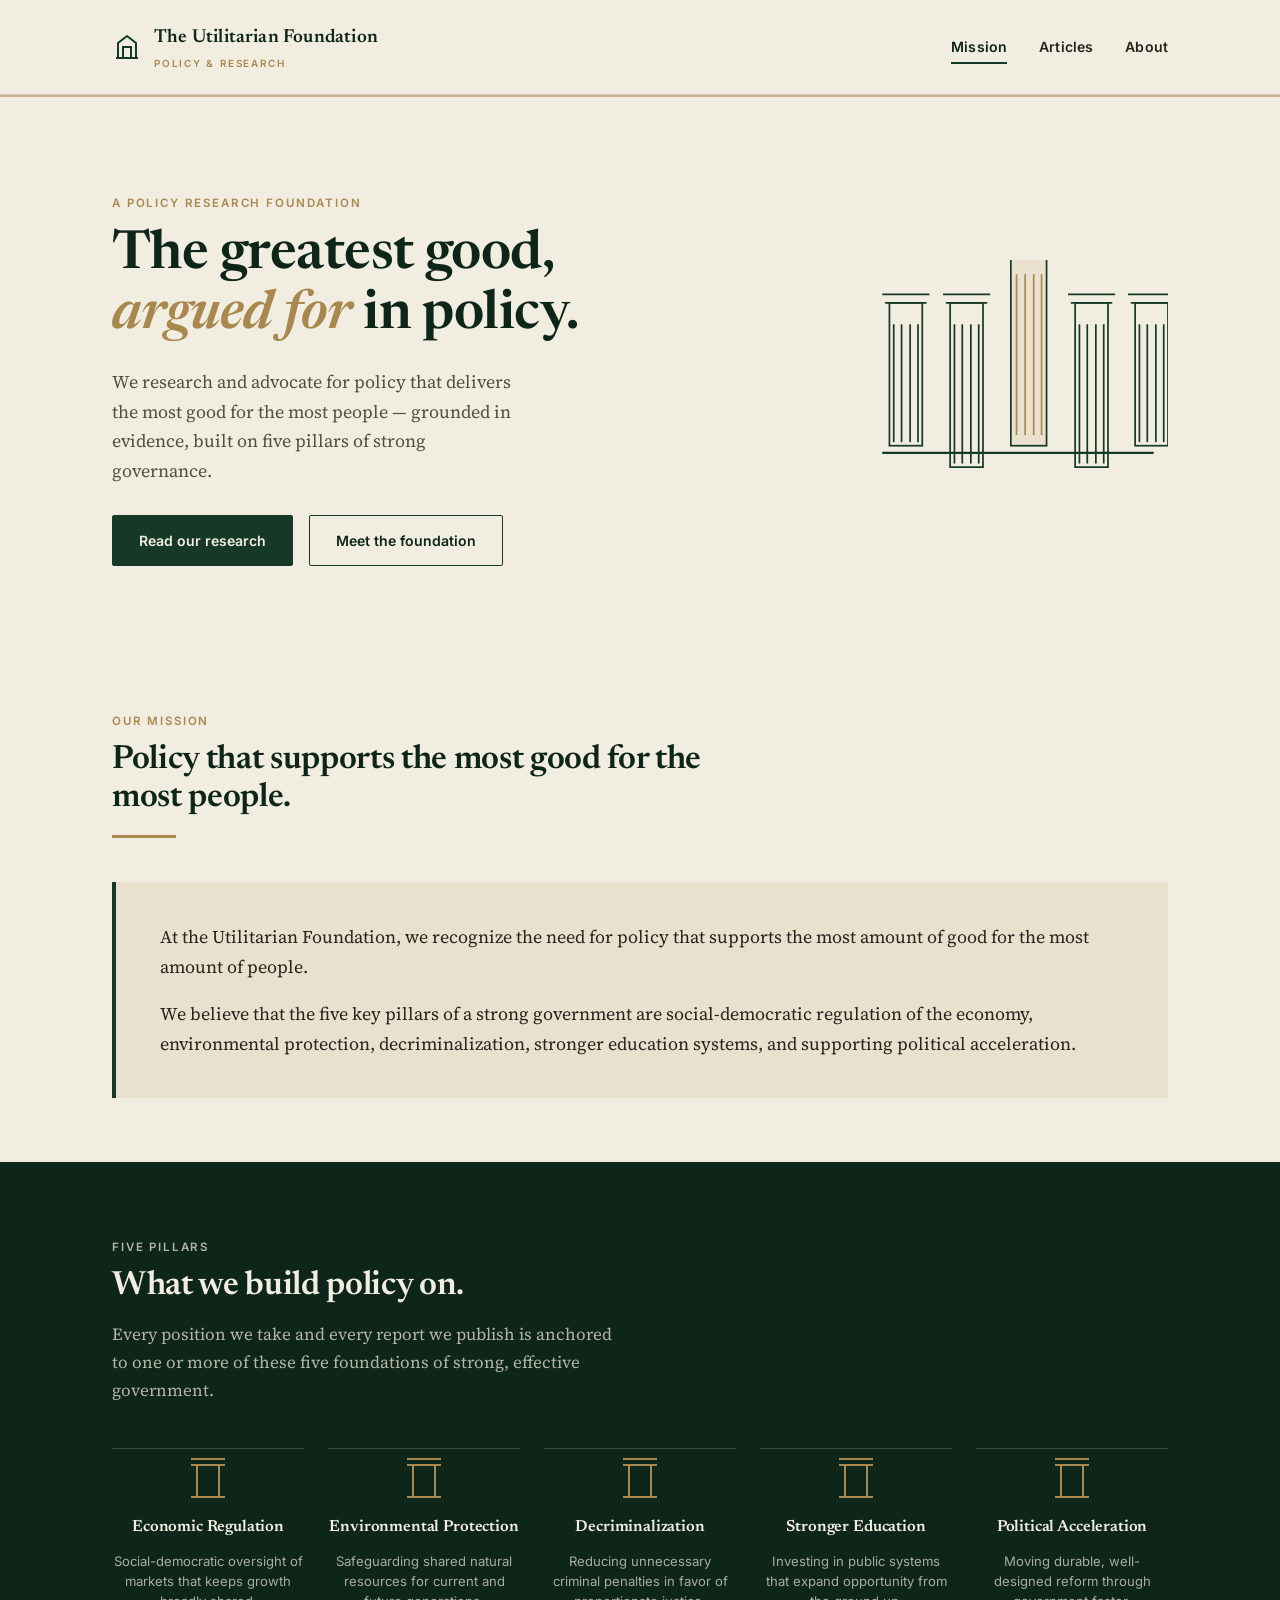
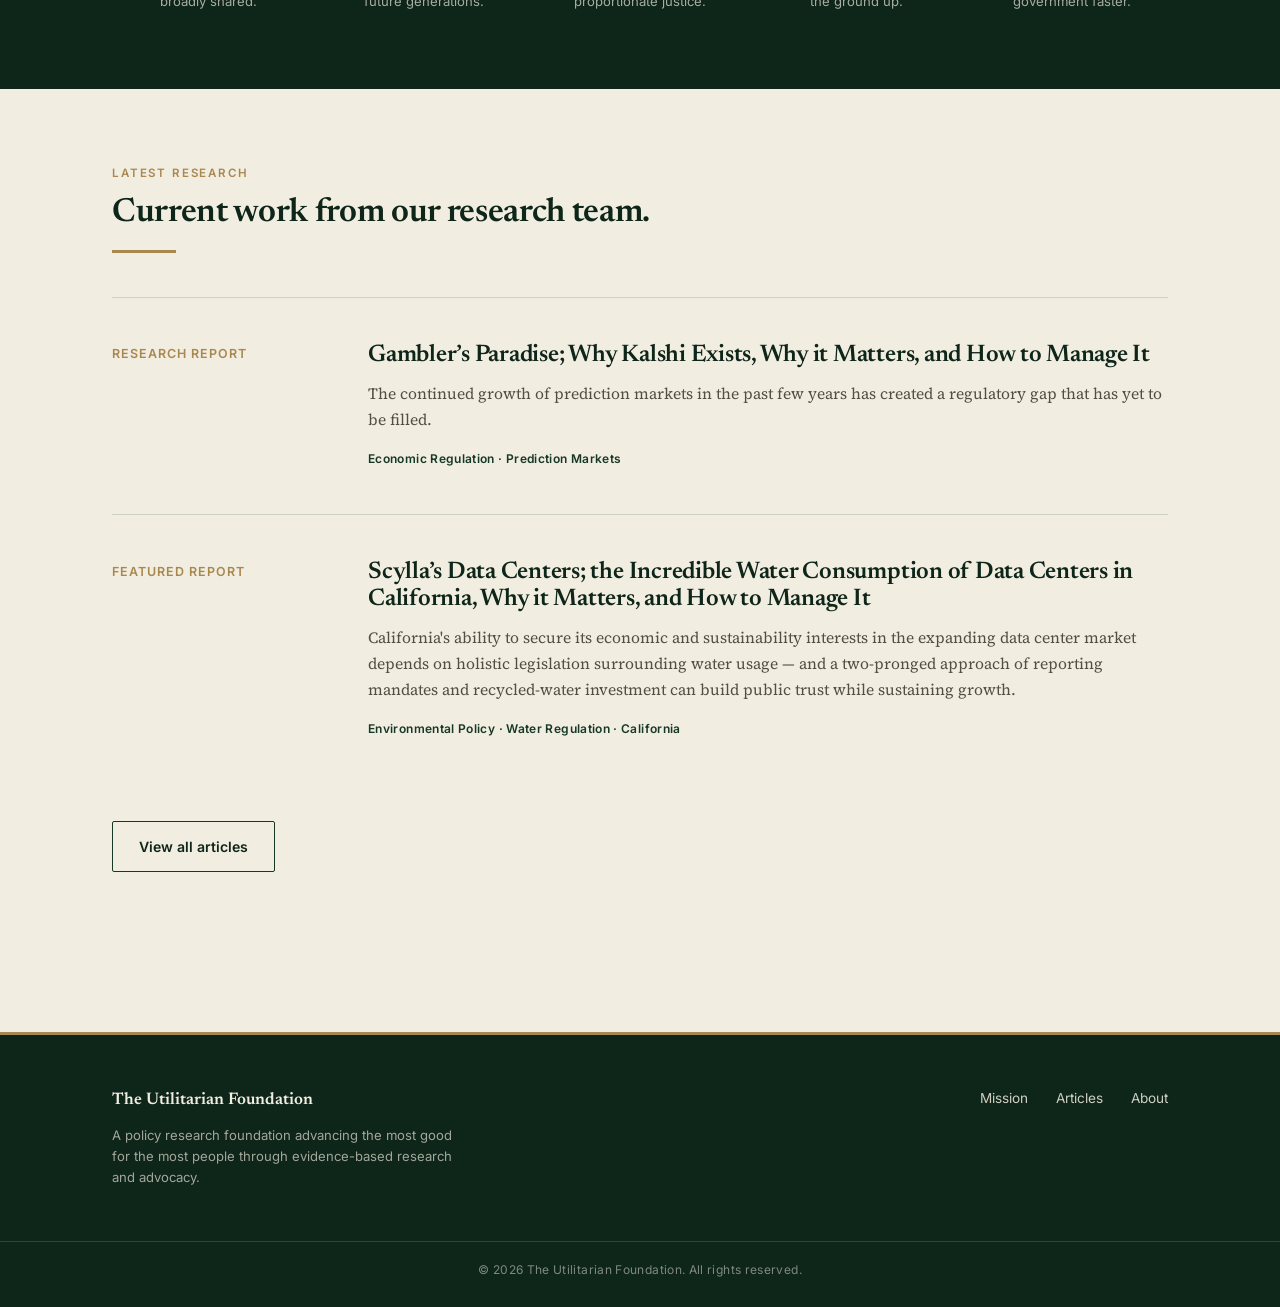
<file: index.html>
<!DOCTYPE html>
<html lang="en">
<head>
<meta charset="UTF-8">
<meta name="viewport" content="width=device-width, initial-scale=1.0">
<title>The Utilitarian Foundation — Policy for the Greatest Good</title>
<meta name="description" content="The Utilitarian Foundation is a policy think tank advancing evidence-based governance across five core pillars: economic regulation, environmental protection, decriminalization, education, and political acceleration.">
<link rel="stylesheet" href="styles.css">
</head>
<body>

<header class="site-header">
  <div class="header-inner">
    <a class="wordmark" href="index.html">
      <svg class="mark" width="30" height="30" viewBox="0 0 30 30" fill="none" xmlns="http://www.w3.org/2000/svg">
        <path d="M4 26H26" stroke="currentColor" stroke-width="2"/>
        <path d="M6 26V11L15 4L24 11V26" stroke="currentColor" stroke-width="2" stroke-linejoin="round"/>
        <path d="M11 26V15H19V26" stroke="currentColor" stroke-width="2"/>
      </svg>
      <span class="name">The Utilitarian Foundation<small>Policy &amp; Research</small></span>
    </a>
    <nav class="primary">
      <a href="index.html" class="active">Mission</a>
      <a href="articles.html">Articles</a>
      <a href="about.html">About</a>
    </nav>
  </div>
</header>

<main>
  <section class="hero">
    <div class="wrap hero-grid">
      <div>
        <p class="eyebrow">A Policy Research Foundation</p>
        <h1>The greatest good, <em>argued for</em> in policy.</h1>
        <p class="lede">We research and advocate for policy that delivers the most good for the most people — grounded in evidence, built on five pillars of strong governance.</p>
        <div class="hero-actions">
          <a class="btn solid" href="articles.html">Read our research</a>
          <a class="btn" href="about.html">Meet the foundation</a>
        </div>
      </div>
      <div class="colonnade-hero">
        <svg viewBox="0 0 420 320" width="100%" xmlns="http://www.w3.org/2000/svg">
          <line x1="20" y1="270" x2="400" y2="270" stroke="#163826" stroke-width="3"/>
          <g stroke="#163826" stroke-width="2.4" fill="none">
            <!-- 5 pillars -->
            <g transform="translate(30,0)">
              <rect x="0" y="60" width="46" height="200" />
              <line x1="-6" y1="60" x2="52" y2="60"/>
              <line x1="-10" y1="48" x2="56" y2="48"/>
              <line x1="6" y1="90" x2="6" y2="255"/>
              <line x1="17" y1="90" x2="17" y2="255"/>
              <line x1="29" y1="90" x2="29" y2="255"/>
              <line x1="40" y1="90" x2="40" y2="255"/>
            </g>
            <g transform="translate(115,30)">
              <rect x="0" y="30" width="46" height="230" />
              <line x1="-6" y1="30" x2="52" y2="30"/>
              <line x1="-10" y1="18" x2="56" y2="18"/>
              <line x1="6" y1="60" x2="6" y2="255"/>
              <line x1="17" y1="60" x2="17" y2="255"/>
              <line x1="29" y1="60" x2="29" y2="255"/>
              <line x1="40" y1="60" x2="40" y2="255"/>
            </g>
            <g transform="translate(200,-10)">
              <rect x="0" y="0" width="50" height="270" fill="#A9884F" fill-opacity="0.12"/>
              <line x1="-8" y1="0" x2="58" y2="0" stroke="#A9884F"/>
              <line x1="-13" y1="-14" x2="63" y2="-14" stroke="#A9884F"/>
              <line x1="8" y1="30" x2="8" y2="255" stroke="#A9884F"/>
              <line x1="20" y1="30" x2="20" y2="255" stroke="#A9884F"/>
              <line x1="32" y1="30" x2="32" y2="255" stroke="#A9884F"/>
              <line x1="43" y1="30" x2="43" y2="255" stroke="#A9884F"/>
            </g>
            <g transform="translate(290,30)">
              <rect x="0" y="30" width="46" height="230" />
              <line x1="-6" y1="30" x2="52" y2="30"/>
              <line x1="-10" y1="18" x2="56" y2="18"/>
              <line x1="6" y1="60" x2="6" y2="255"/>
              <line x1="17" y1="60" x2="17" y2="255"/>
              <line x1="29" y1="60" x2="29" y2="255"/>
              <line x1="40" y1="60" x2="40" y2="255"/>
            </g>
            <g transform="translate(374,0)">
              <rect x="0" y="60" width="46" height="200" />
              <line x1="-6" y1="60" x2="52" y2="60"/>
              <line x1="-10" y1="48" x2="56" y2="48"/>
              <line x1="6" y1="90" x2="6" y2="255"/>
              <line x1="17" y1="90" x2="17" y2="255"/>
              <line x1="29" y1="90" x2="29" y2="255"/>
              <line x1="40" y1="90" x2="40" y2="255"/>
            </g>
          </g>
        </svg>
      </div>
    </div>
  </section>

  <section>
    <div class="wrap">
      <div class="section-head">
        <p class="eyebrow">Our Mission</p>
        <h2>Policy that supports the most good for the most people.</h2>
        <div class="rule"></div>
      </div>
      <div class="mission-block">
        <p>At the Utilitarian Foundation, we recognize the need for policy that supports the most amount of good for the most amount of people.</p>
        <p>We believe that the five key pillars of a strong government are social-democratic regulation of the economy, environmental protection, decriminalization, stronger education systems, and supporting political acceleration.</p>
      </div>
    </div>
  </section>

  <section class="pillars-band">
    <div class="wrap">
      <div class="section-head">
        <p class="eyebrow">Five Pillars</p>
        <h2>What we build policy on.</h2>
        <p style="margin-top:14px; max-width:56ch;">Every position we take and every report we publish is anchored to one or more of these five foundations of strong, effective government.</p>
      </div>

      <div class="pillars-row">

        <div class="pillar-card">
          <svg class="pillar-icon brass" width="34" height="46" viewBox="0 0 34 46" fill="none" xmlns="http://www.w3.org/2000/svg">
            <rect x="6" y="8" width="22" height="32" stroke="currentColor" stroke-width="2"/>
            <line x1="0" y1="8" x2="34" y2="8" stroke="currentColor" stroke-width="2"/>
            <line x1="-2" y1="2" x2="36" y2="2" stroke="currentColor" stroke-width="2"/>
            <line x1="0" y1="40" x2="34" y2="40" stroke="currentColor" stroke-width="2"/>
          </svg>
          <h3>Economic Regulation</h3>
          <p>Social-democratic oversight of markets that keeps growth broadly shared.</p>
        </div>

        <div class="pillar-card">
          <svg class="pillar-icon brass" width="34" height="46" viewBox="0 0 34 46" fill="none" xmlns="http://www.w3.org/2000/svg">
            <rect x="6" y="8" width="22" height="32" stroke="currentColor" stroke-width="2"/>
            <line x1="0" y1="8" x2="34" y2="8" stroke="currentColor" stroke-width="2"/>
            <line x1="-2" y1="2" x2="36" y2="2" stroke="currentColor" stroke-width="2"/>
            <line x1="0" y1="40" x2="34" y2="40" stroke="currentColor" stroke-width="2"/>
          </svg>
          <h3>Environmental Protection</h3>
          <p>Safeguarding shared natural resources for current and future generations.</p>
        </div>

        <div class="pillar-card">
          <svg class="pillar-icon brass" width="34" height="46" viewBox="0 0 34 46" fill="none" xmlns="http://www.w3.org/2000/svg">
            <rect x="6" y="8" width="22" height="32" stroke="currentColor" stroke-width="2"/>
            <line x1="0" y1="8" x2="34" y2="8" stroke="currentColor" stroke-width="2"/>
            <line x1="-2" y1="2" x2="36" y2="2" stroke="currentColor" stroke-width="2"/>
            <line x1="0" y1="40" x2="34" y2="40" stroke="currentColor" stroke-width="2"/>
          </svg>
          <h3>Decriminalization</h3>
          <p>Reducing unnecessary criminal penalties in favor of proportionate justice.</p>
        </div>

        <div class="pillar-card">
          <svg class="pillar-icon brass" width="34" height="46" viewBox="0 0 34 46" fill="none" xmlns="http://www.w3.org/2000/svg">
            <rect x="6" y="8" width="22" height="32" stroke="currentColor" stroke-width="2"/>
            <line x1="0" y1="8" x2="34" y2="8" stroke="currentColor" stroke-width="2"/>
            <line x1="-2" y1="2" x2="36" y2="2" stroke="currentColor" stroke-width="2"/>
            <line x1="0" y1="40" x2="34" y2="40" stroke="currentColor" stroke-width="2"/>
          </svg>
          <h3>Stronger Education</h3>
          <p>Investing in public systems that expand opportunity from the ground up.</p>
        </div>

        <div class="pillar-card">
          <svg class="pillar-icon brass" width="34" height="46" viewBox="0 0 34 46" fill="none" xmlns="http://www.w3.org/2000/svg">
            <rect x="6" y="8" width="22" height="32" stroke="currentColor" stroke-width="2"/>
            <line x1="0" y1="8" x2="34" y2="8" stroke="currentColor" stroke-width="2"/>
            <line x1="-2" y1="2" x2="36" y2="2" stroke="currentColor" stroke-width="2"/>
            <line x1="0" y1="40" x2="34" y2="40" stroke="currentColor" stroke-width="2"/>
          </svg>
          <h3>Political Acceleration</h3>
          <p>Moving durable, well-designed reform through government faster.</p>
        </div>

      </div>
    </div>
  </section>

  <section>
    <div class="wrap">
      <div class="section-head">
        <p class="eyebrow">Latest Research</p>
        <h2>Current work from our research team.</h2>
        <div class="rule"></div>
      </div>
      <div class="article-card">
        <div><p class="date">Research Report</p></div>
        <div>
          <h3><a href="article-kalshi.html">Gambler’s Paradise; Why Kalshi Exists, Why it Matters, and How to Manage It</a></h3>
          <p class="excerpt">The continued growth of prediction markets in the past few years has created a regulatory gap that has yet to be filled.</p>
          <p class="tags">Economic Regulation &middot; Prediction Markets</p>
        </div>
      </div>
      <div class="article-card">
        <div>
          <p class="date">Featured Report</p>
        </div>
        <div>
          <h3><a href="article-water.html">Scylla’s Data Centers; the Incredible Water Consumption of Data Centers in California, Why it Matters, and How to Manage It</a></h3>
          <p class="excerpt">California's ability to secure its economic and sustainability interests in the expanding data center market depends on holistic legislation surrounding water usage — and a two-pronged approach of reporting mandates and recycled-water investment can build public trust while sustaining growth.</p>
          <p class="tags">Environmental Policy &middot; Water Regulation &middot; California</p>
        </div>
      </div>
      <div style="margin-top:36px;">
        <a class="btn" href="articles.html">View all articles</a>
      </div>
    </div>
  </section>
</main>

<footer class="site-footer">
  <div class="footer-inner">
    <div>
      <div class="footer-brand">The Utilitarian Foundation</div>
      <p class="footer-tag">A policy research foundation advancing the most good for the most people through evidence-based research and advocacy.</p>
    </div>
    <div class="footer-links">
      <a href="index.html">Mission</a>
      <a href="articles.html">Articles</a>
      <a href="about.html">About</a>
    </div>
  </div>
  <div class="footer-bottom">&copy; 2026 The Utilitarian Foundation. All rights reserved.</div>
</footer>

</body>
</html>
</file>
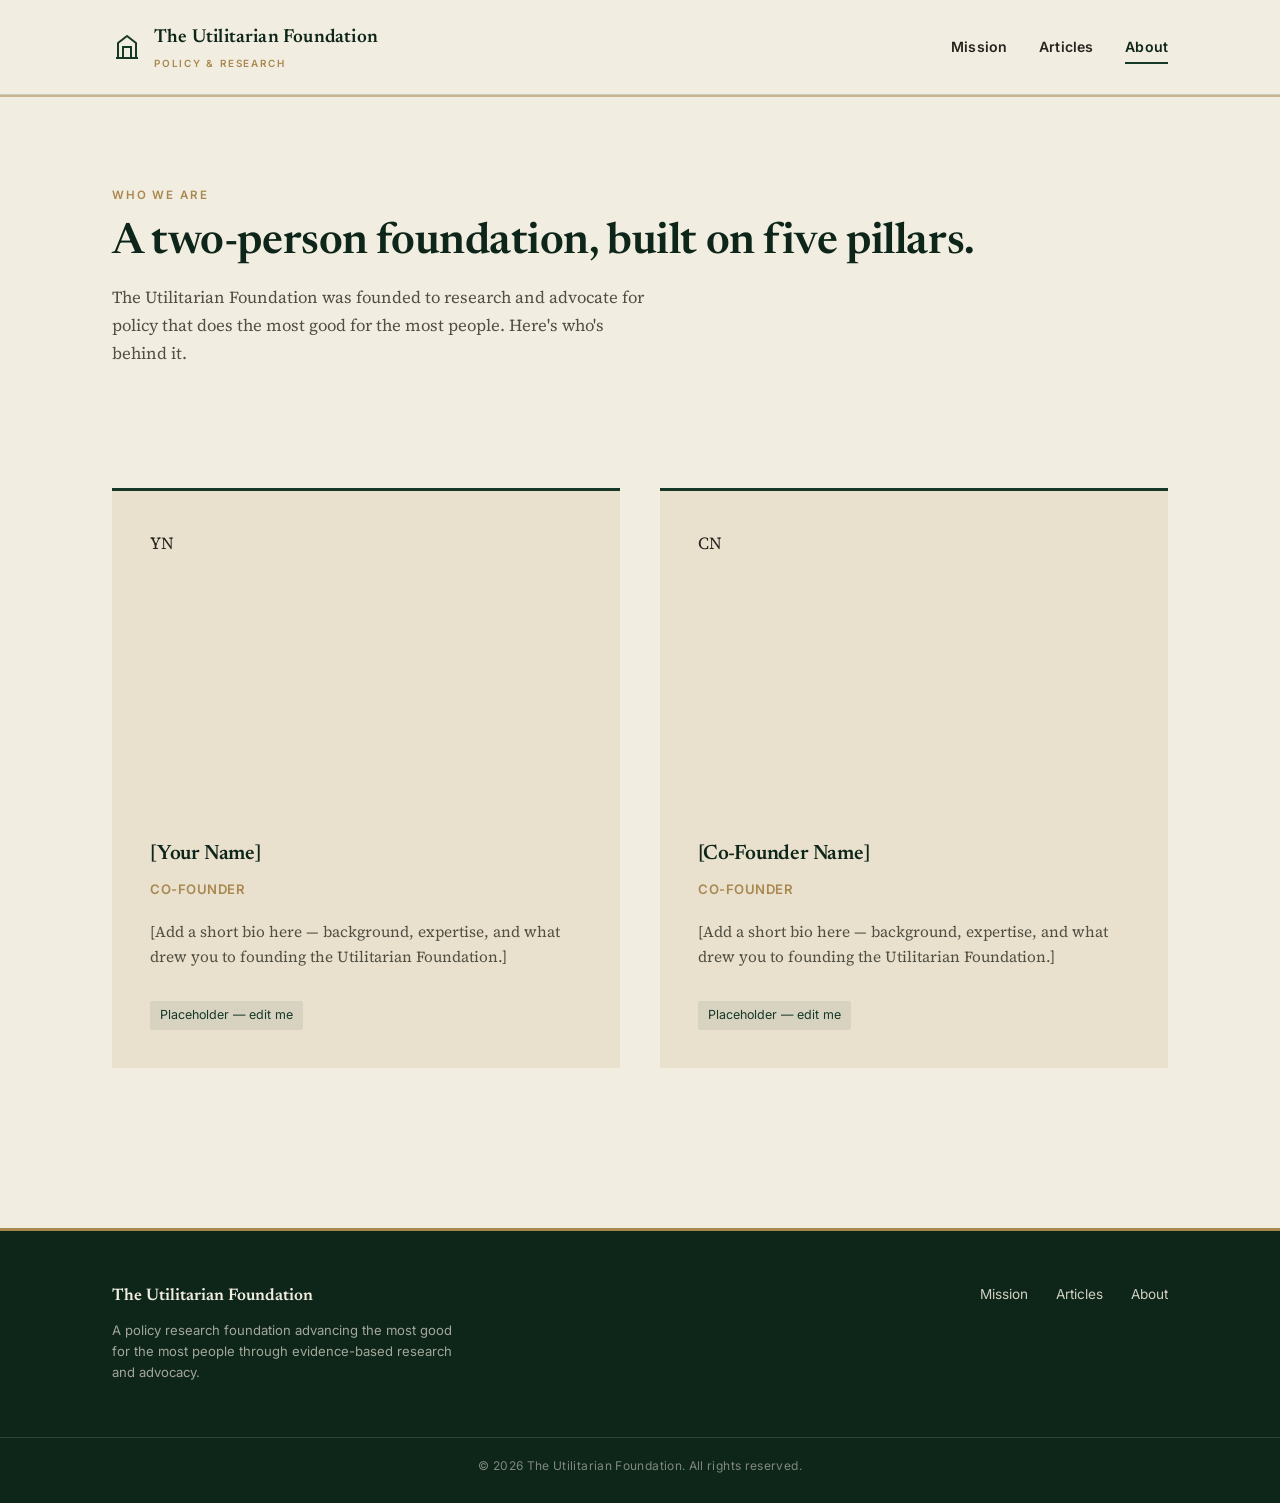
<file: about (1).html>
<!DOCTYPE html>
<html lang="en">
<head>
<meta charset="UTF-8">
<meta name="viewport" content="width=device-width, initial-scale=1.0">
<title>About — The Utilitarian Foundation</title>
<meta name="description" content="Meet the founders of The Utilitarian Foundation.">
<link rel="stylesheet" href="styles.css">
</head>
<body>

<header class="site-header">
  <div class="header-inner">
    <a class="wordmark" href="index.html">
      <svg class="mark" width="30" height="30" viewBox="0 0 30 30" fill="none" xmlns="http://www.w3.org/2000/svg">
        <path d="M4 26H26" stroke="currentColor" stroke-width="2"/>
        <path d="M6 26V11L15 4L24 11V26" stroke="currentColor" stroke-width="2" stroke-linejoin="round"/>
        <path d="M11 26V15H19V26" stroke="currentColor" stroke-width="2"/>
      </svg>
      <span class="name">The Utilitarian Foundation<small>Policy &amp; Research</small></span>
    </a>
    <nav class="primary">
      <a href="index.html">Mission</a>
      <a href="articles.html">Articles</a>
      <a href="about.html" class="active">About</a>
    </nav>
  </div>
</header>

<main>
  <section class="about-hero" style="padding-bottom:10px;">
    <div class="wrap">
      <p class="eyebrow">Who We Are</p>
      <h1 style="font-size:clamp(2rem,4vw,2.7rem); margin:14px 0 16px;">A two-person foundation, built on five pillars.</h1>
      <p style="color:var(--ink-soft); font-size:1.05rem; max-width:60ch;">The Utilitarian Foundation was founded to research and advocate for policy that does the most good for the most people. Here's who's behind it.</p>
    </div>
  </section>

  <section>
    <div class="wrap">
      <div class="founders">

        <div class="founder-card">
          <div class="founder-photo">YN</div>
          <h3>[Your Name]</h3>
          <p class="role">Co-Founder</p>
          <p class="bio">[Add a short bio here — background, expertise, and what drew you to founding the Utilitarian Foundation.]</p>
          <span class="placeholder-note">Placeholder — edit me</span>
        </div>

        <div class="founder-card">
          <div class="founder-photo">CN</div>
          <h3>[Co-Founder Name]</h3>
          <p class="role">Co-Founder</p>
          <p class="bio">[Add a short bio here — background, expertise, and what drew you to founding the Utilitarian Foundation.]</p>
          <span class="placeholder-note">Placeholder — edit me</span>
        </div>

      </div>
    </div>
  </section>


</main>

<footer class="site-footer">
  <div class="footer-inner">
    <div>
      <div class="footer-brand">The Utilitarian Foundation</div>
      <p class="footer-tag">A policy research foundation advancing the most good for the most people through evidence-based research and advocacy.</p>
    </div>
    <div class="footer-links">
      <a href="index.html">Mission</a>
      <a href="articles.html">Articles</a>
      <a href="about.html">About</a>
    </div>
  </div>
  <div class="footer-bottom">&copy; 2026 The Utilitarian Foundation. All rights reserved.</div>
</footer>

</body>
</html>
</file>
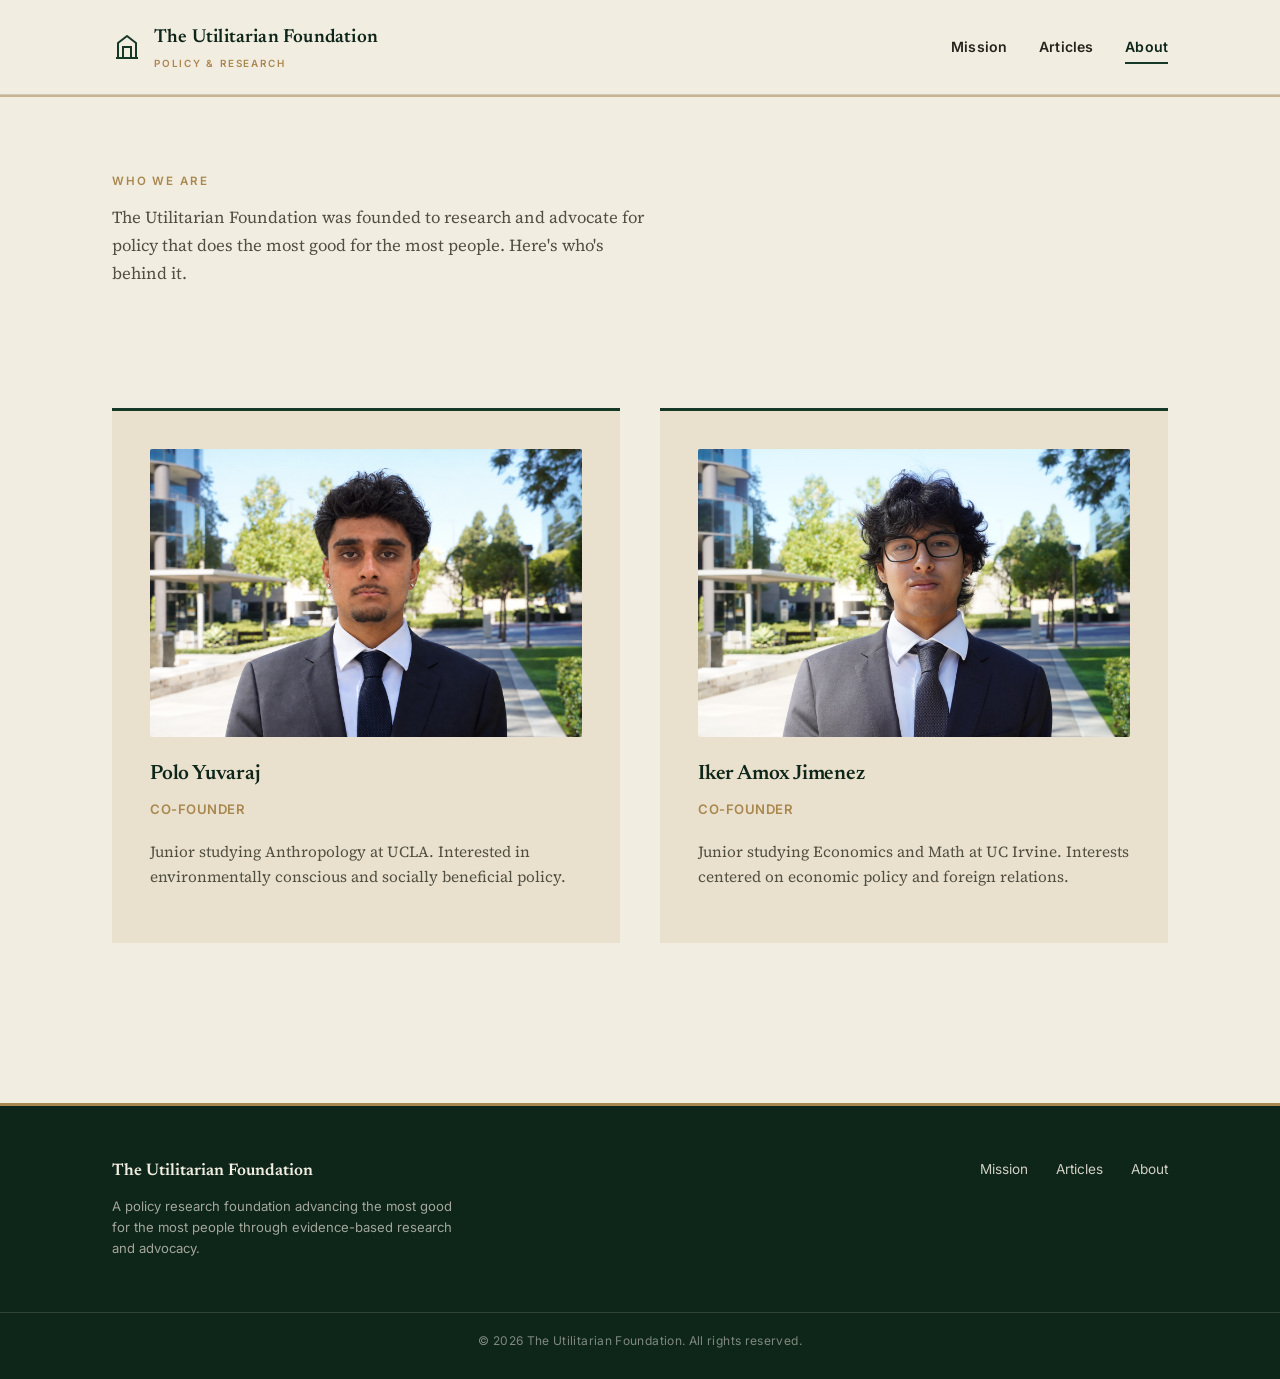
<file: about.html>
<!DOCTYPE html>
<html lang="en">
<head>
<meta charset="UTF-8">
<meta name="viewport" content="width=device-width, initial-scale=1.0">
<title>About — The Utilitarian Foundation</title>
<meta name="description" content="Meet the founders of The Utilitarian Foundation.">
<link rel="stylesheet" href="styles.css">
</head>
<body>

<header class="site-header">
  <div class="header-inner">
    <a class="wordmark" href="index.html">
      <svg class="mark" width="30" height="30" viewBox="0 0 30 30" fill="none" xmlns="http://www.w3.org/2000/svg">
        <path d="M4 26H26" stroke="currentColor" stroke-width="2"/>
        <path d="M6 26V11L15 4L24 11V26" stroke="currentColor" stroke-width="2" stroke-linejoin="round"/>
        <path d="M11 26V15H19V26" stroke="currentColor" stroke-width="2"/>
      </svg>
      <span class="name">The Utilitarian Foundation<small>Policy &amp; Research</small></span>
    </a>
    <nav class="primary">
      <a href="index.html">Mission</a>
      <a href="articles.html">Articles</a>
      <a href="about.html" class="active">About</a>
    </nav>
  </div>
</header>

<main>
  <section class="about-hero" style="padding-bottom:10px;">
    <div class="wrap">
      <h2 class="eyebrow">Who We Are</h2>
      <p style="color:var(--ink-soft); font-size:1.05rem; max-width:60ch;">The Utilitarian Foundation was founded to research and advocate for policy that does the most good for the most people. Here's who's behind it.</p>
    </div>
  </section>

  <section>
    <div class="wrap">
      <div class="founders">

        <div class="founder-card">
          <img class="founder-photo" src="images/polo-yuvaraj.png" alt="Polo Yuvaraj" width="1534" height="1025">
          <h3>Polo Yuvaraj</h3>
          <p class="role">Co-Founder</p>
          <p class="bio">Junior studying Anthropology at UCLA. Interested in environmentally conscious and socially beneficial policy.</p>
        </div>

        <div class="founder-card">
          <img class="founder-photo" src="images/iker-amox-jimenez.jpg" alt="Iker Amox Jimenez" width="1616" height="1080">
          <h3>Iker Amox Jimenez</h3>
          <p class="role">Co-Founder</p>
          <p class="bio">Junior studying Economics and Math at UC Irvine. Interests centered on economic policy and foreign relations. </p>
        </div>

      </div>
    </div>
  </section>


</main>

<footer class="site-footer">
  <div class="footer-inner">
    <div>
      <div class="footer-brand">The Utilitarian Foundation</div>
      <p class="footer-tag">A policy research foundation advancing the most good for the most people through evidence-based research and advocacy.</p>
    </div>
    <div class="footer-links">
      <a href="index.html">Mission</a>
      <a href="articles.html">Articles</a>
      <a href="about.html">About</a>
    </div>
  </div>
  <div class="footer-bottom">&copy; 2026 The Utilitarian Foundation. All rights reserved.</div>
</footer>

</body>
</html>
</file>
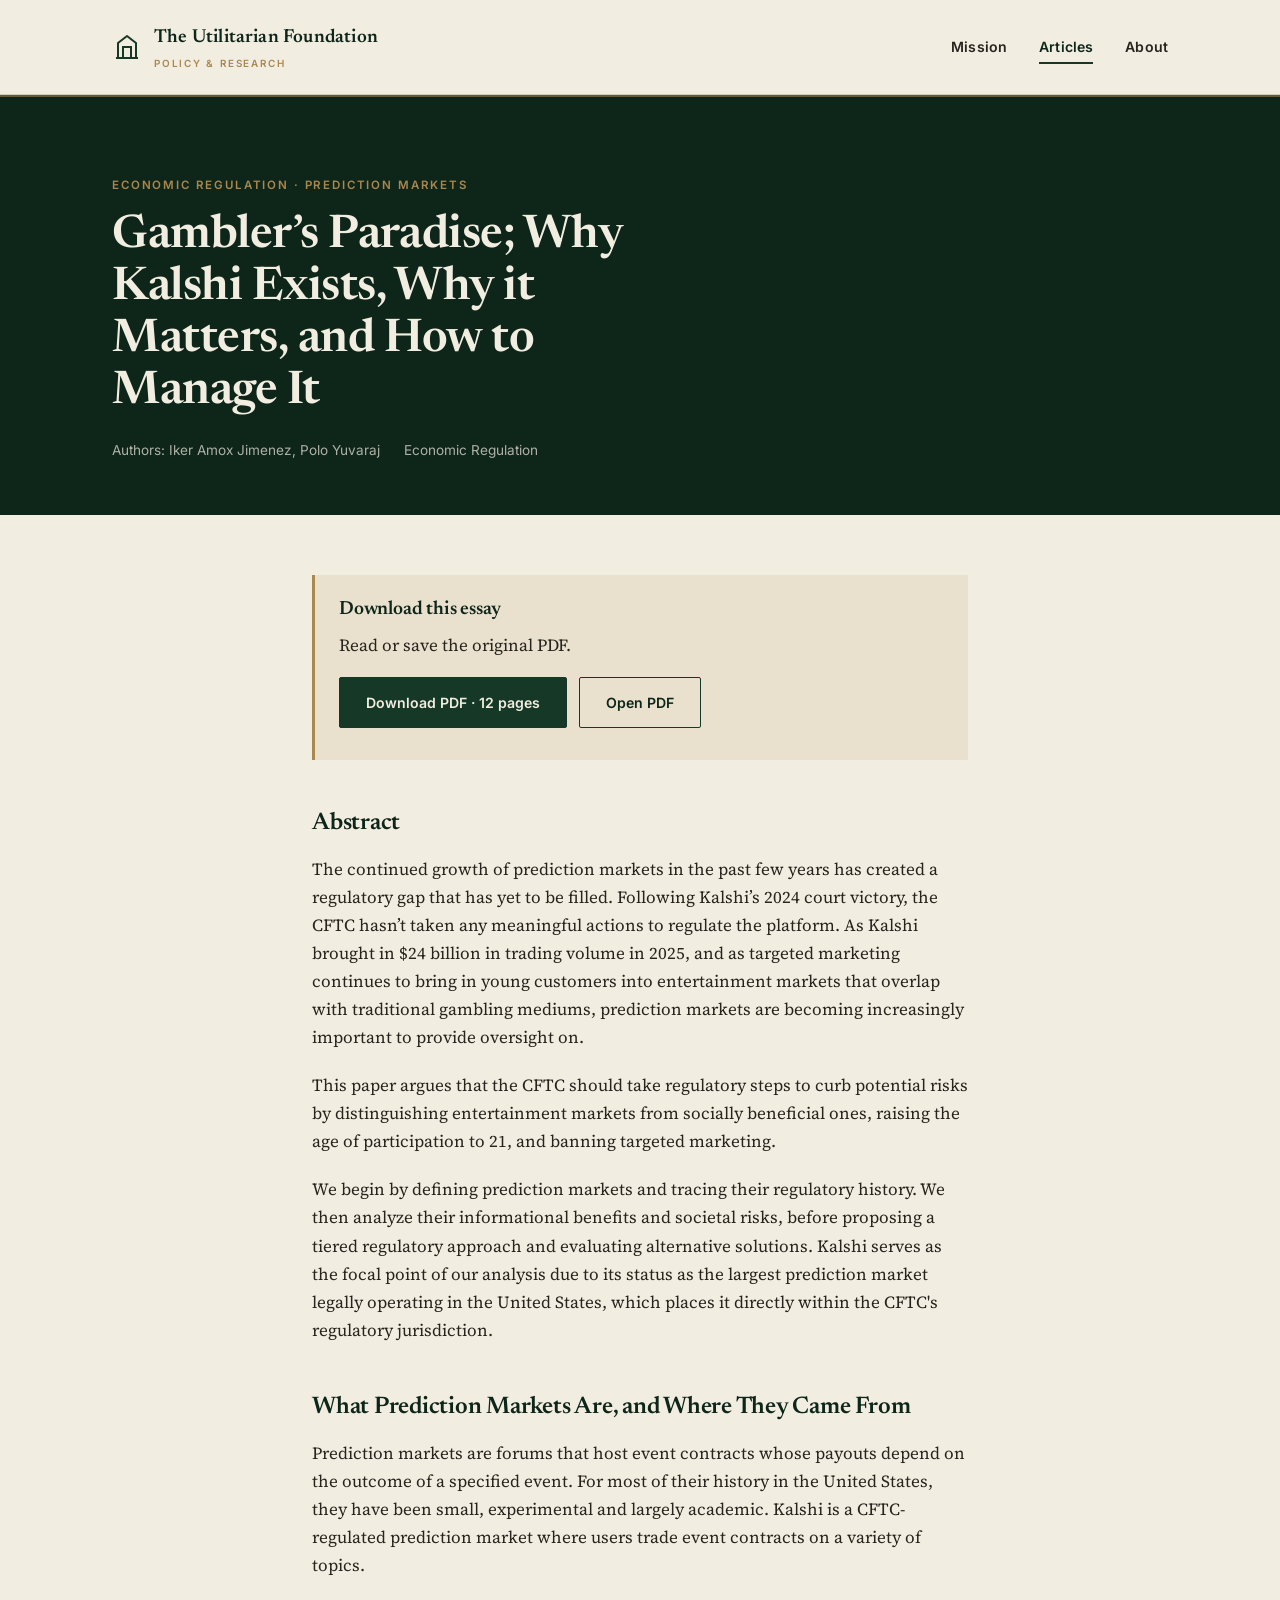
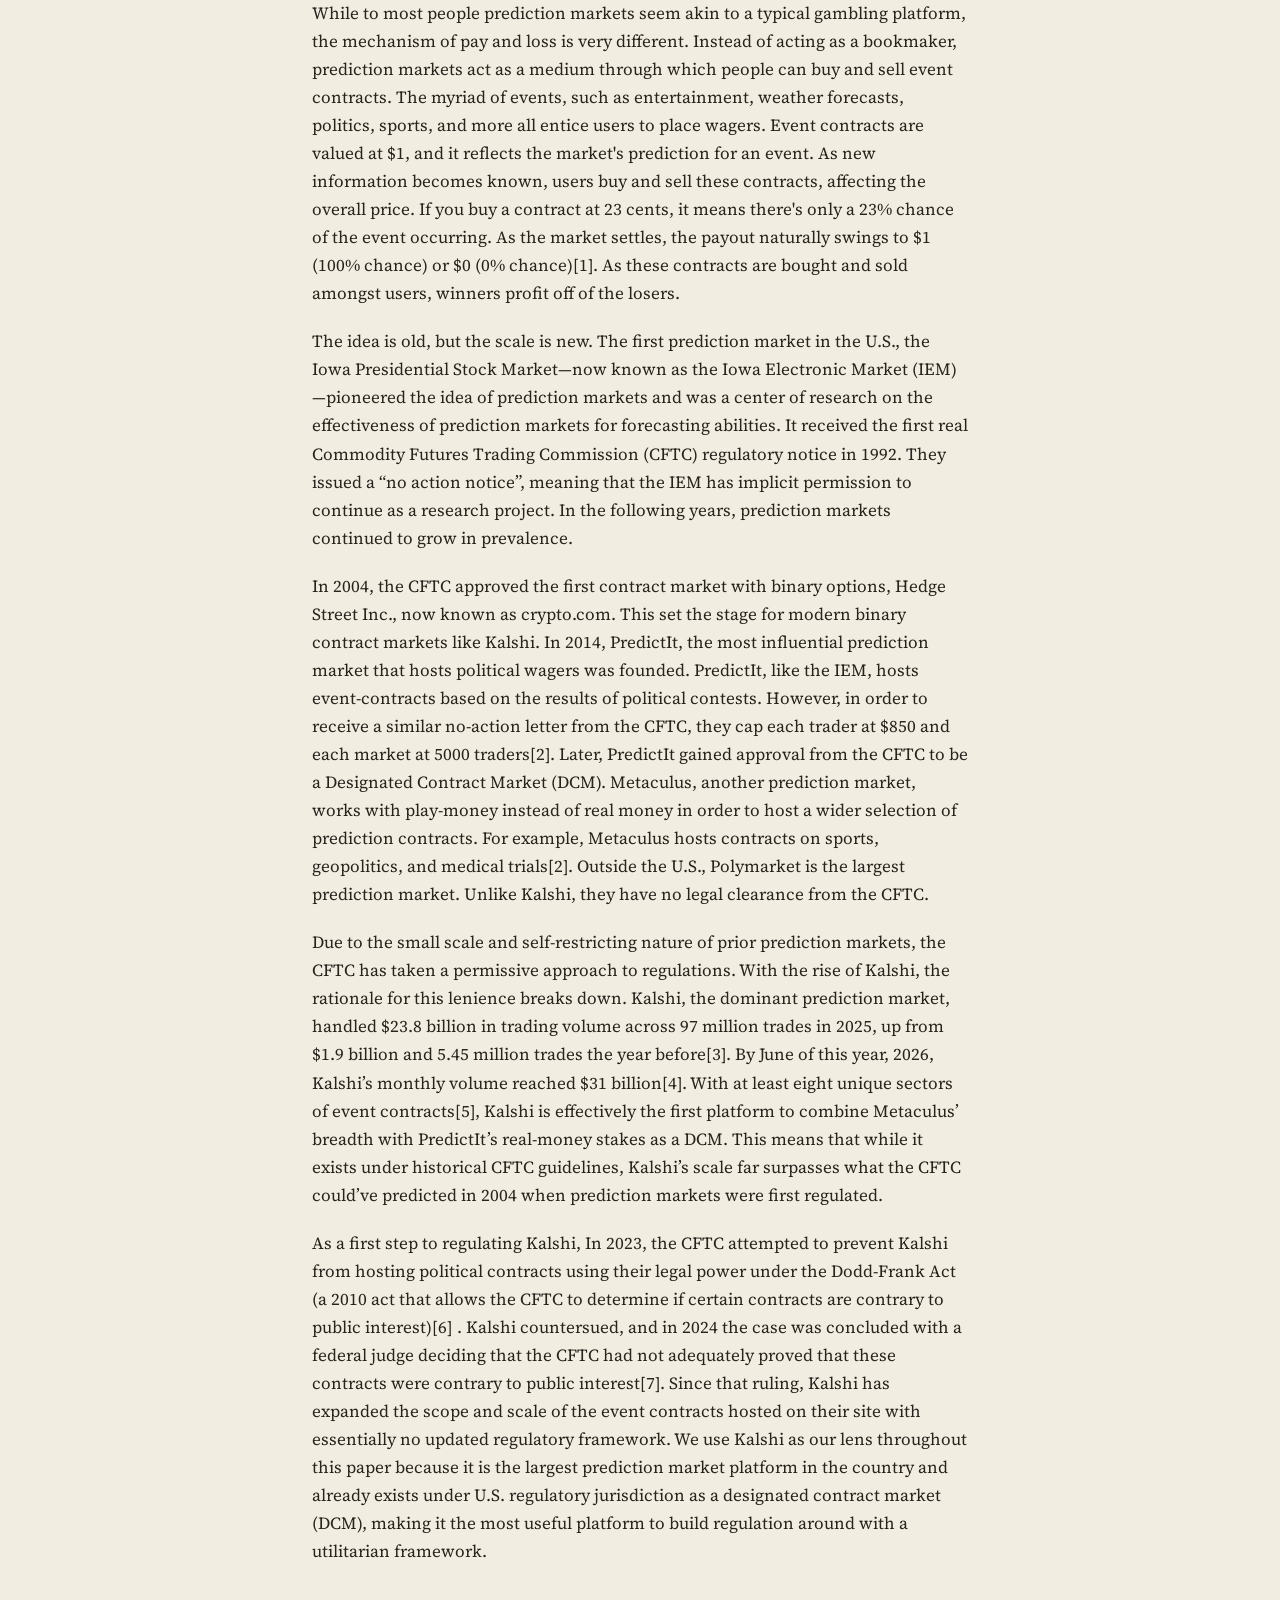
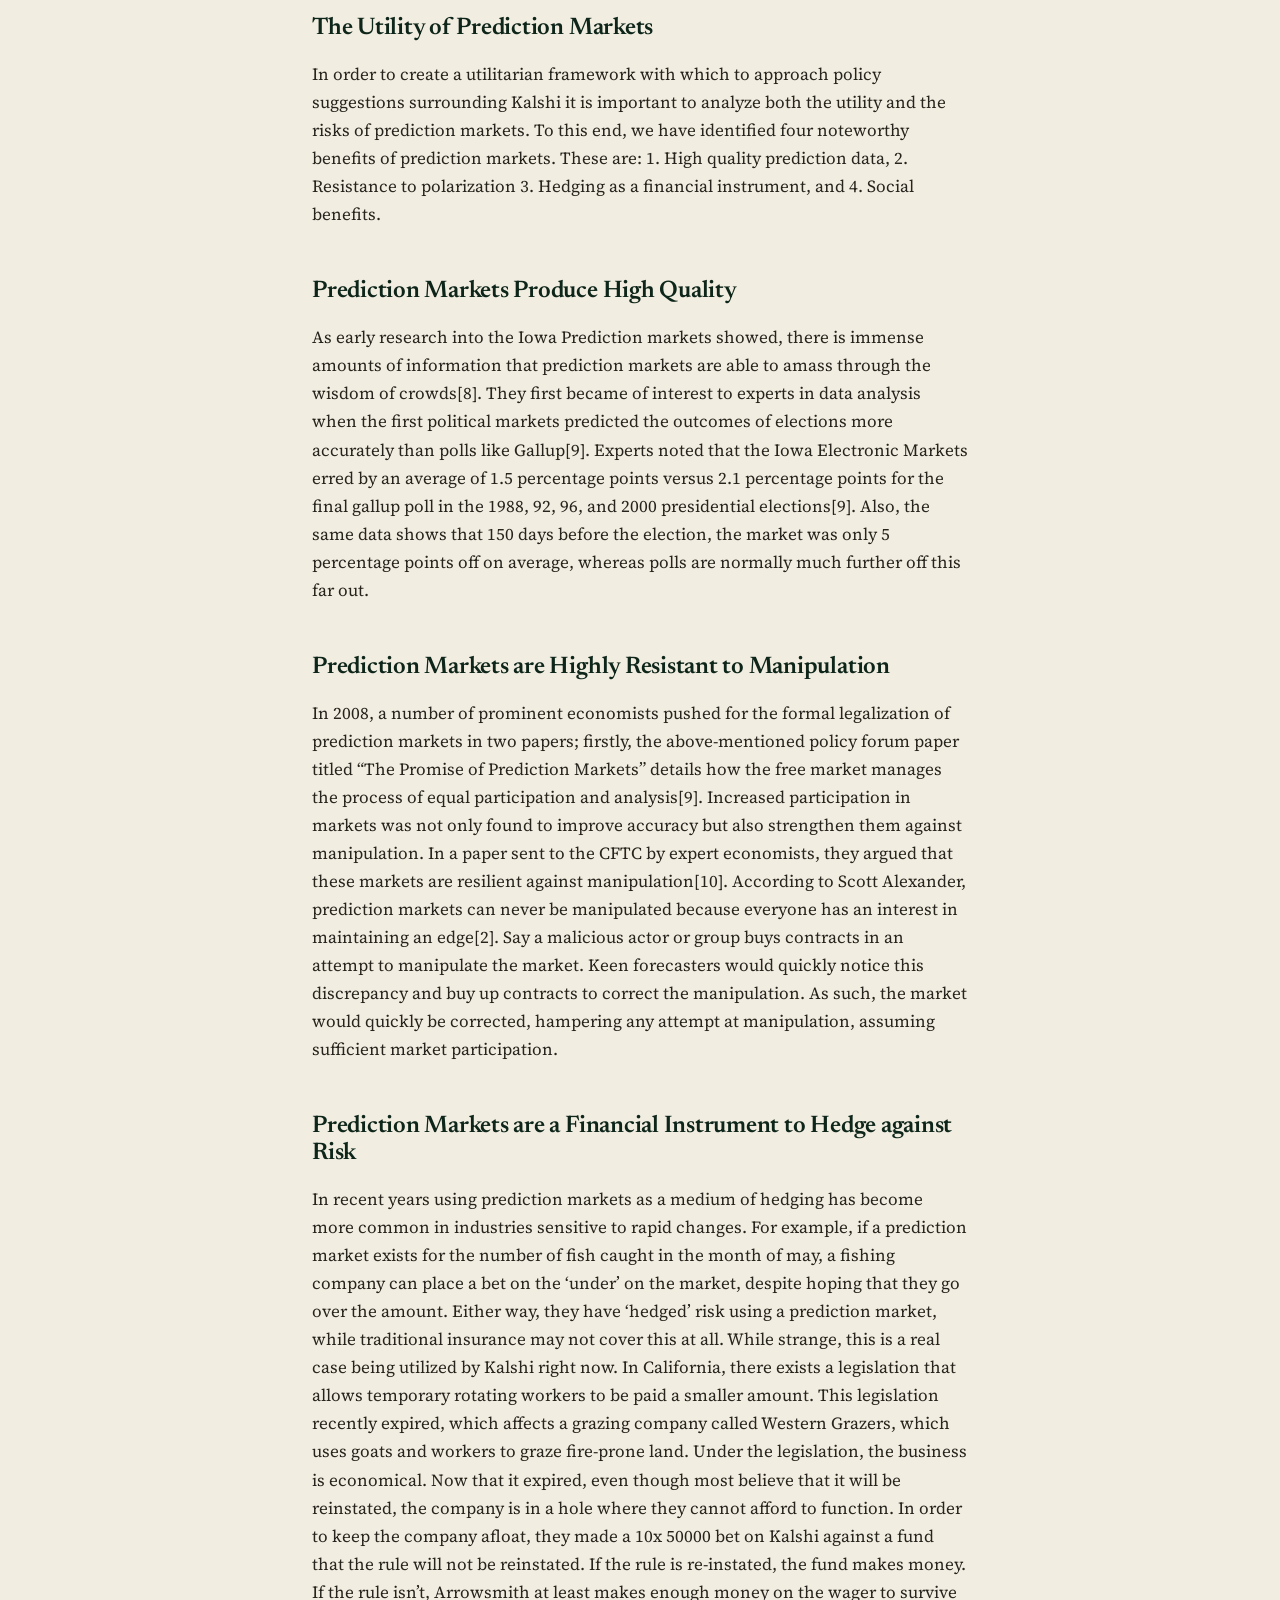
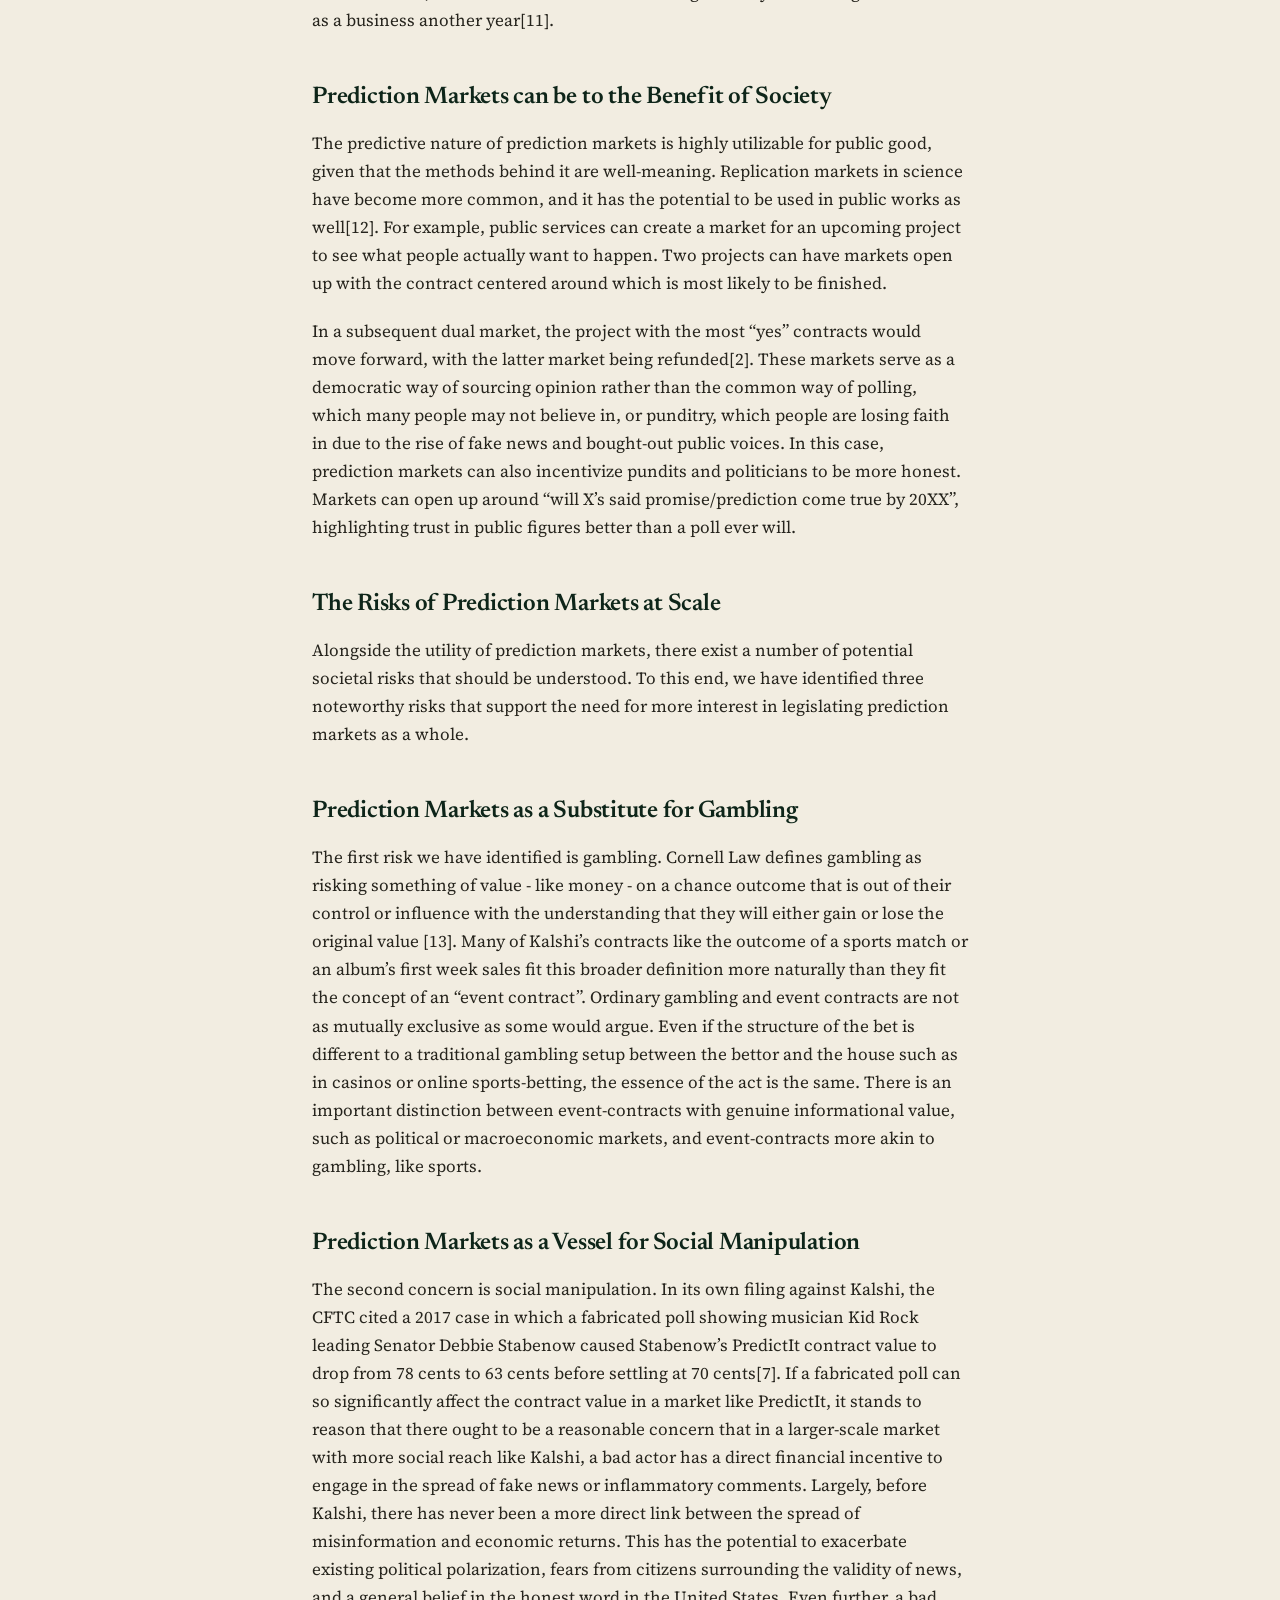
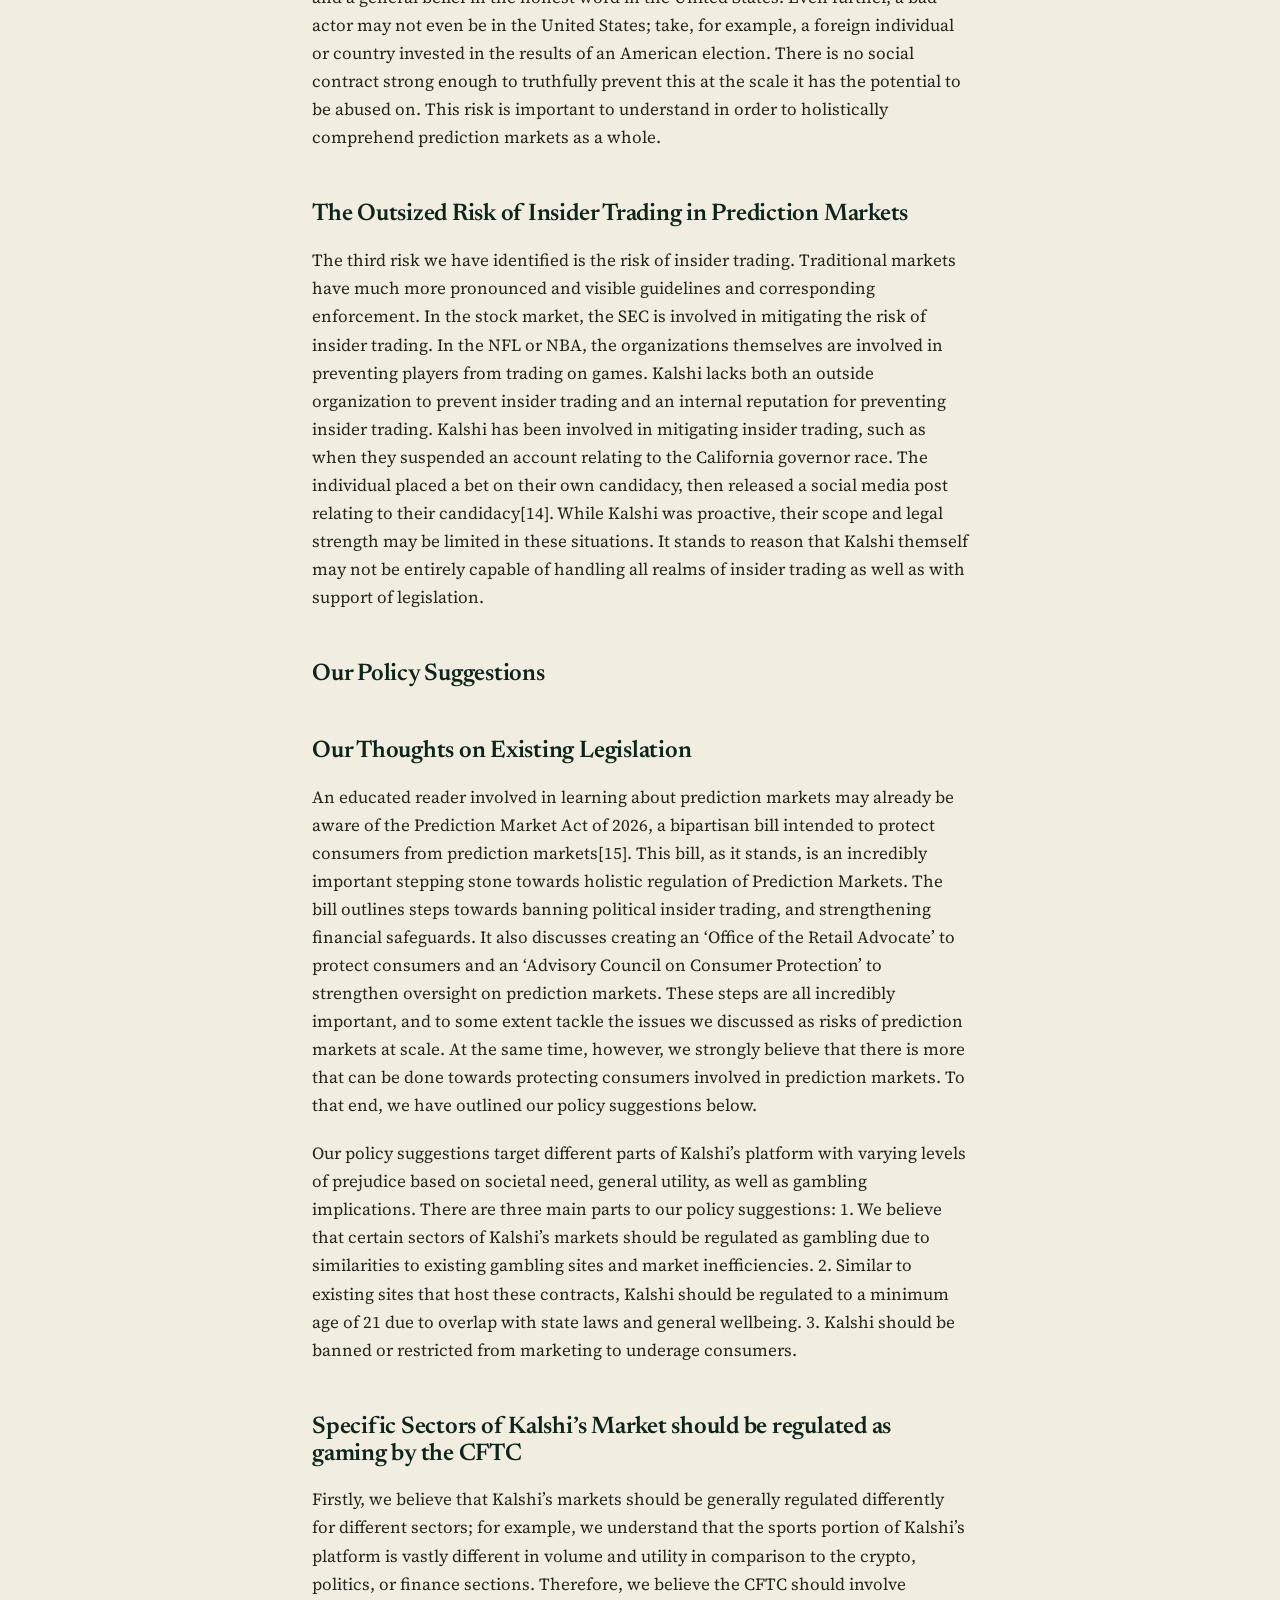
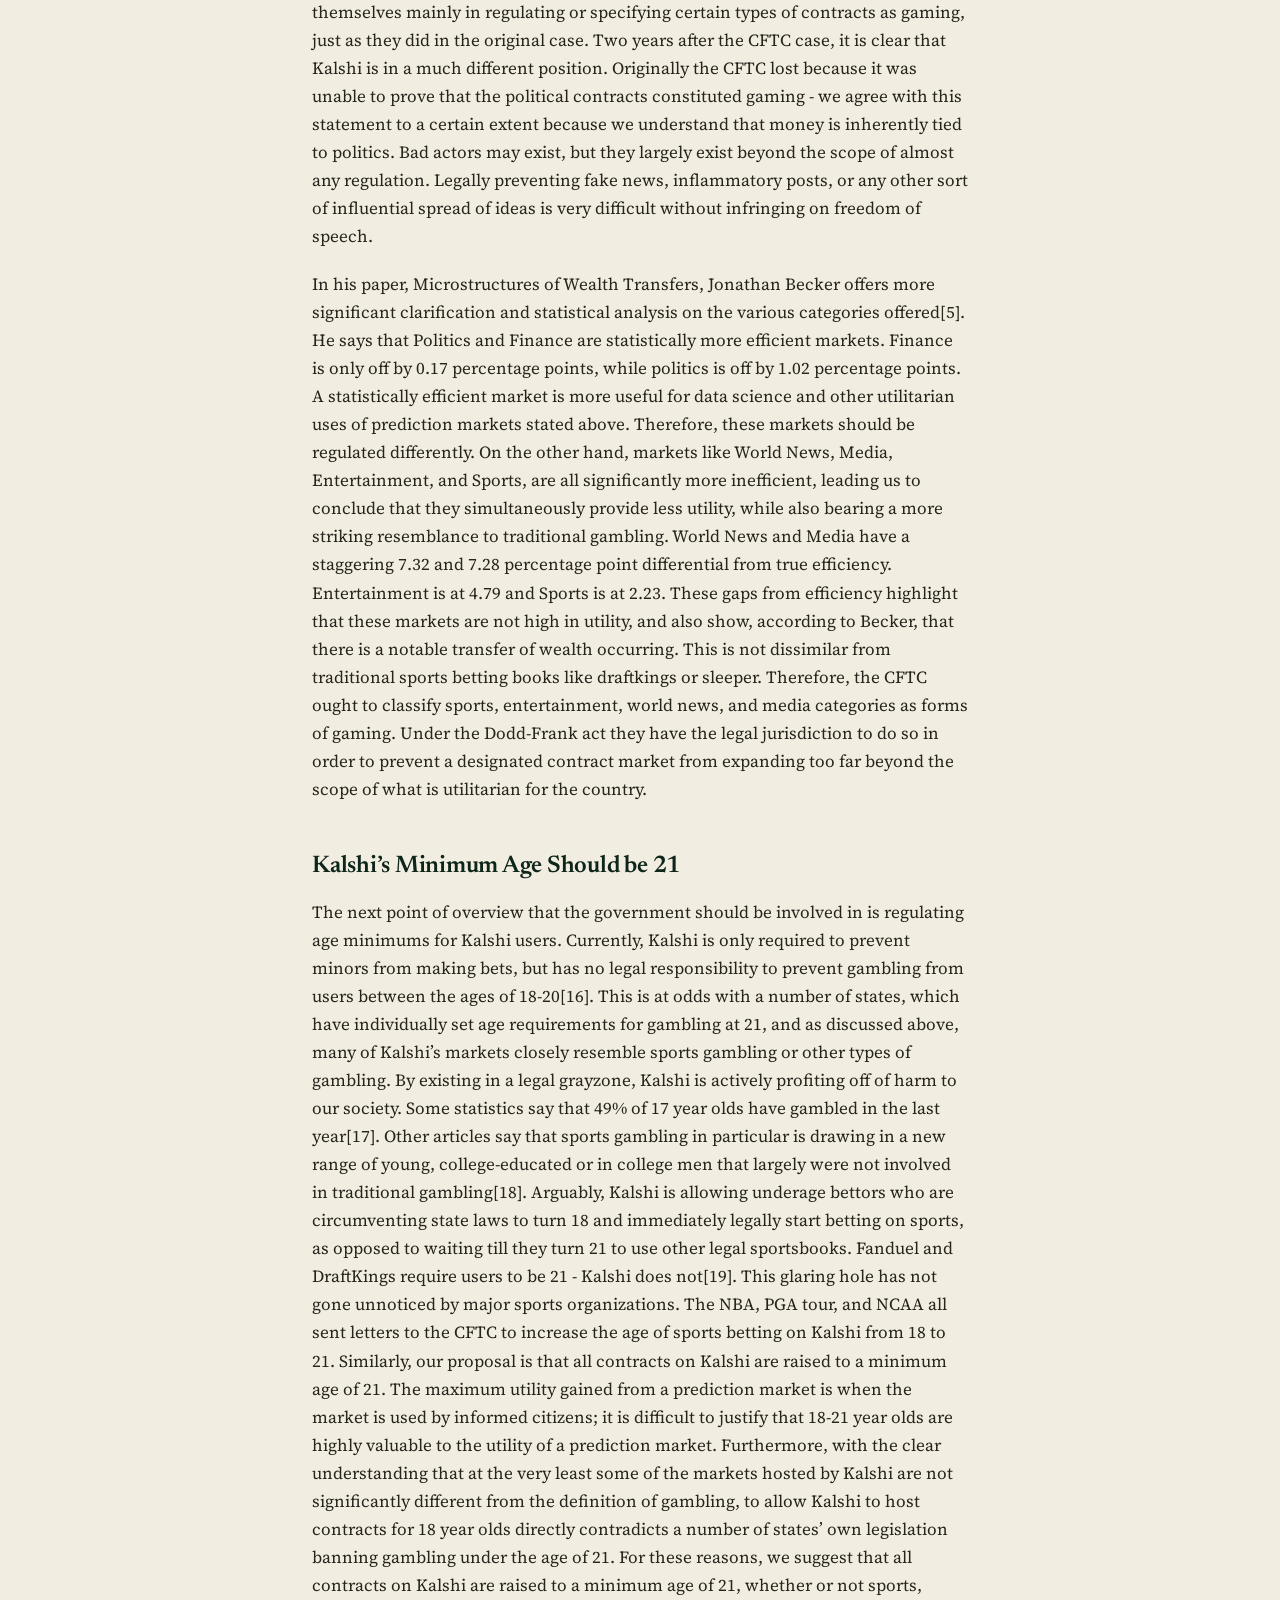
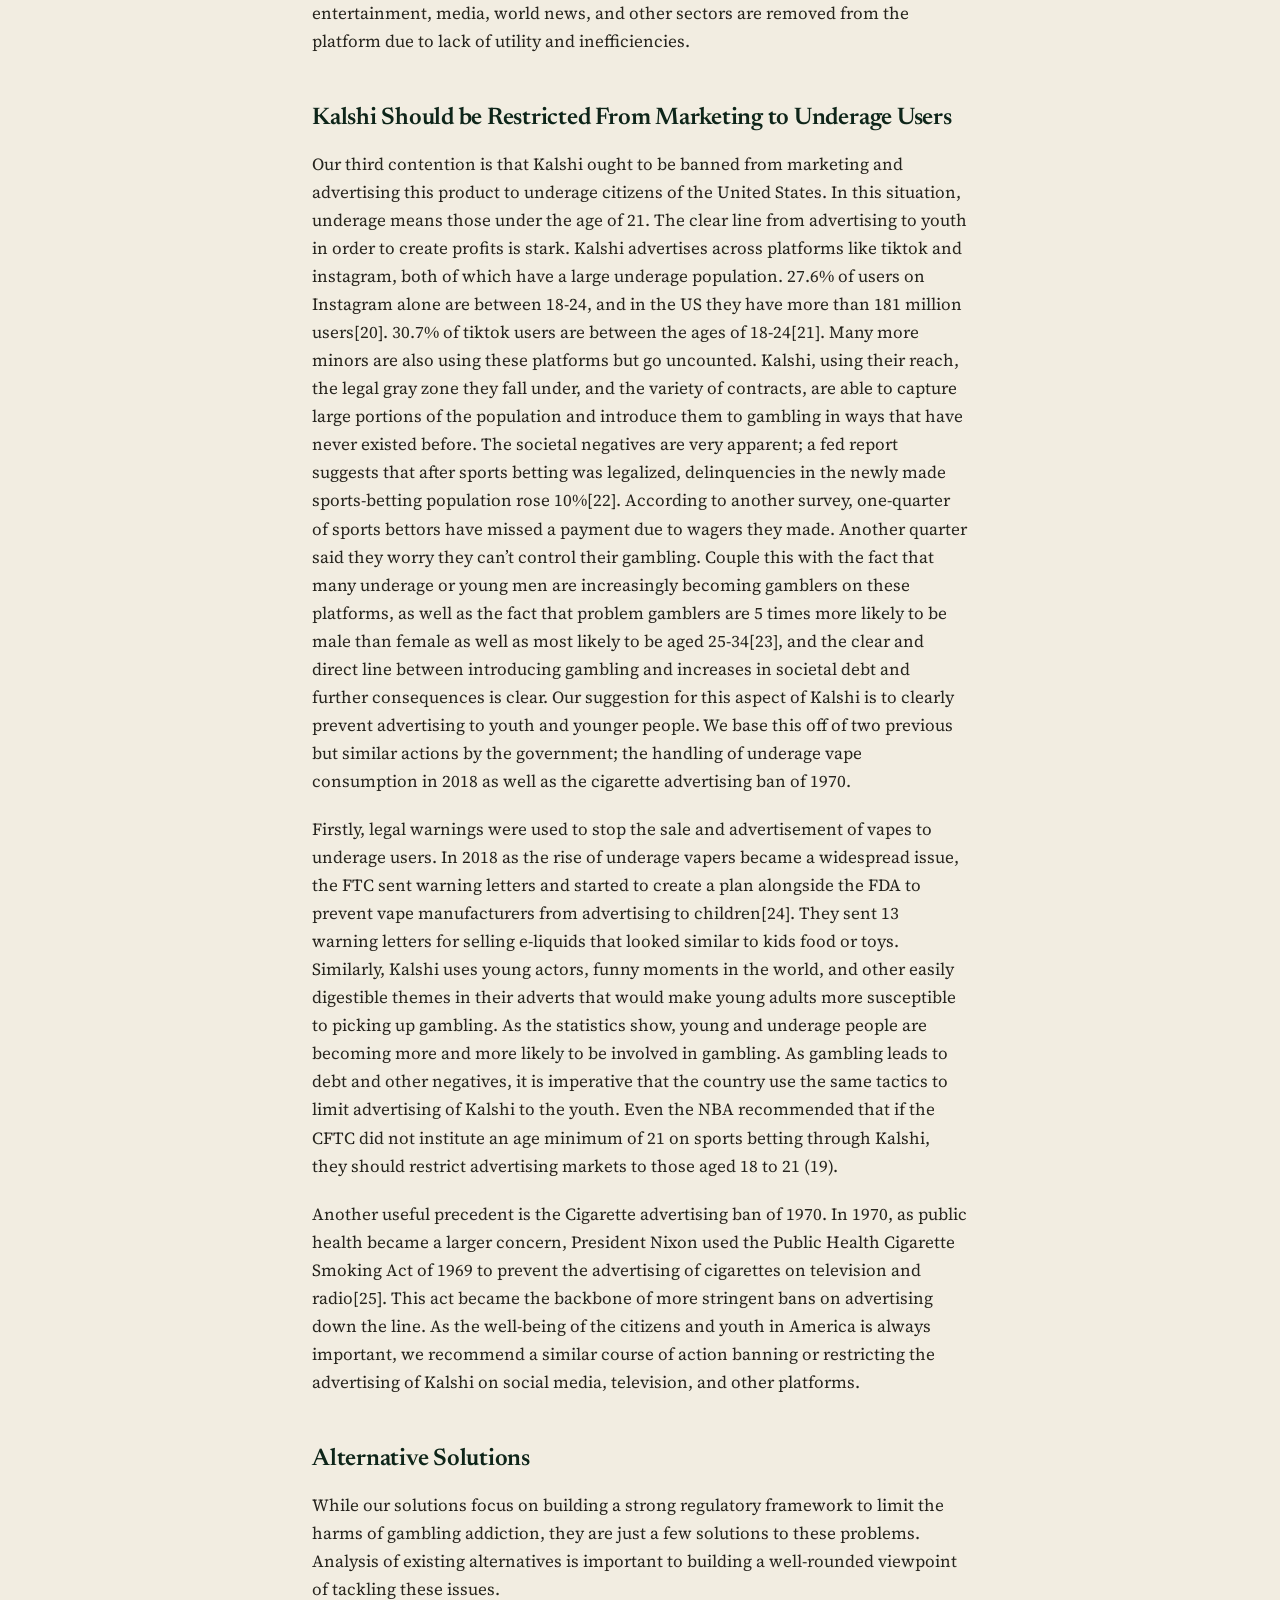
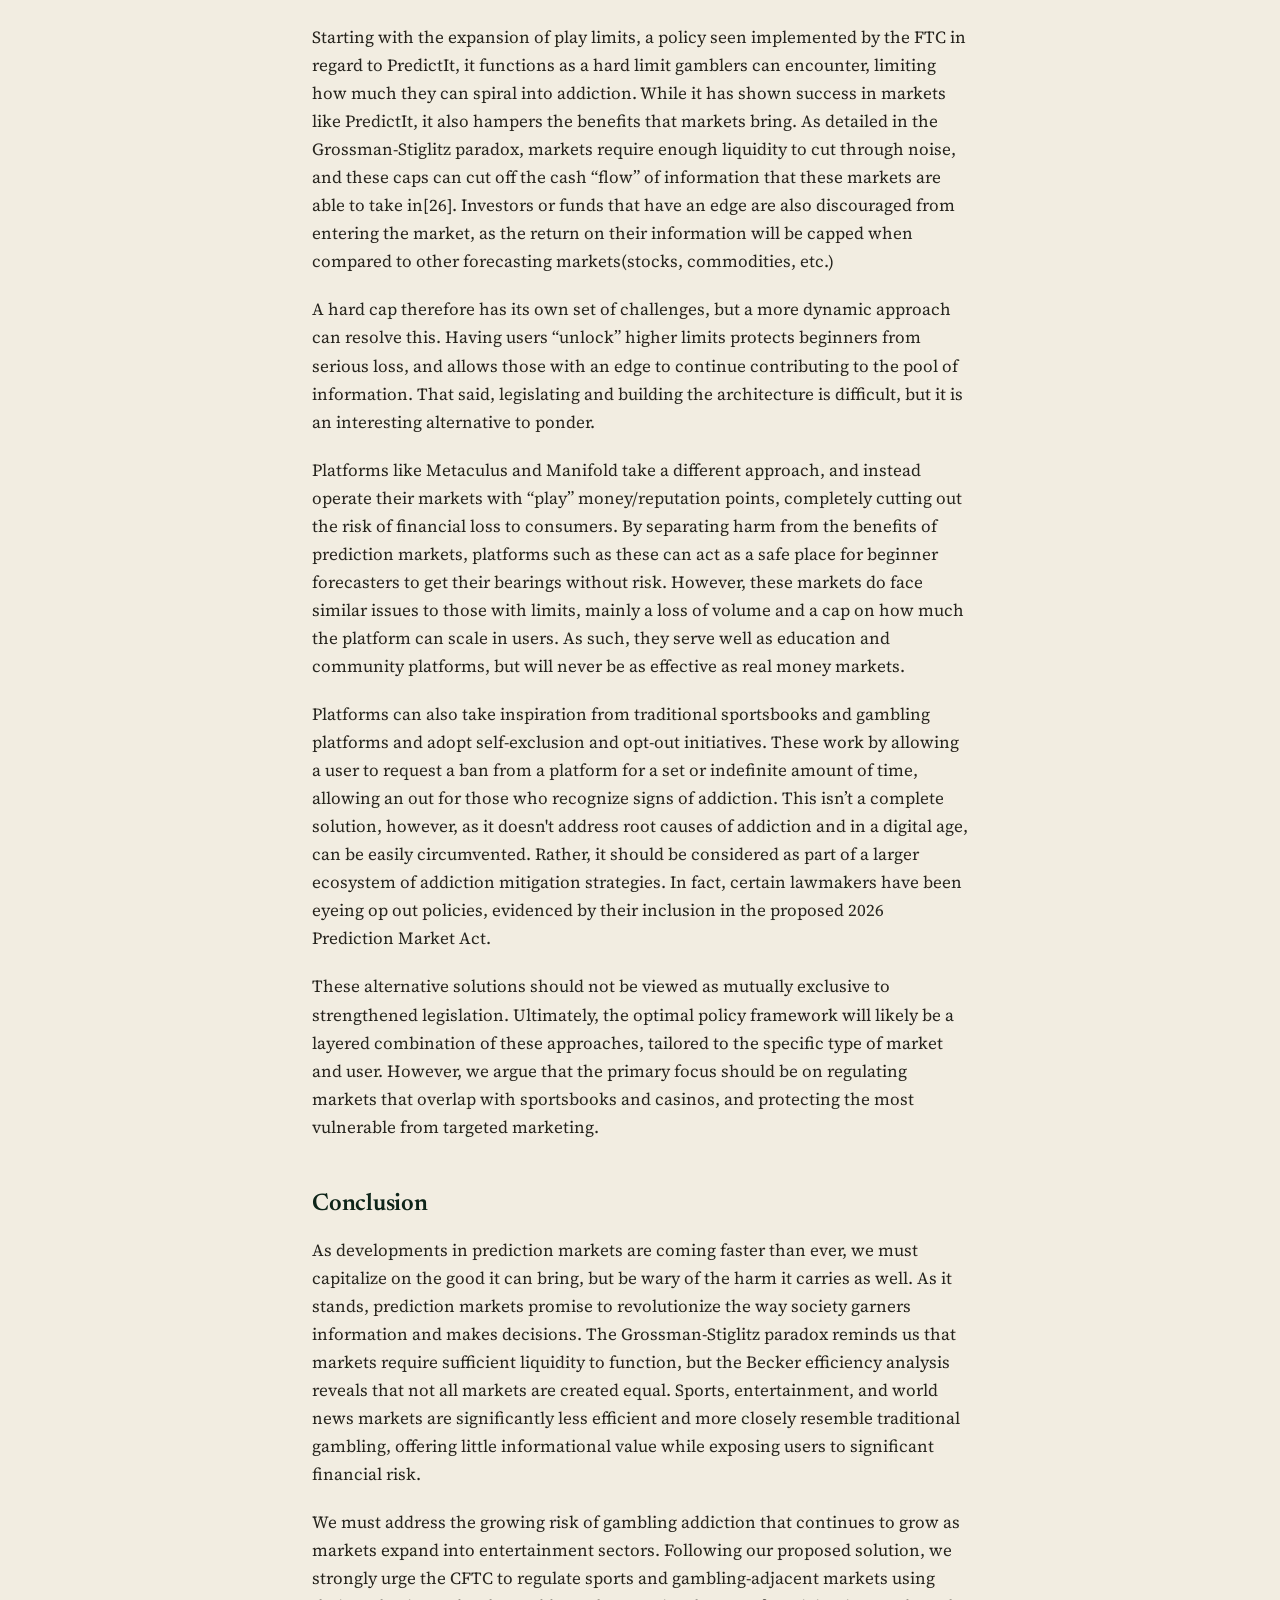
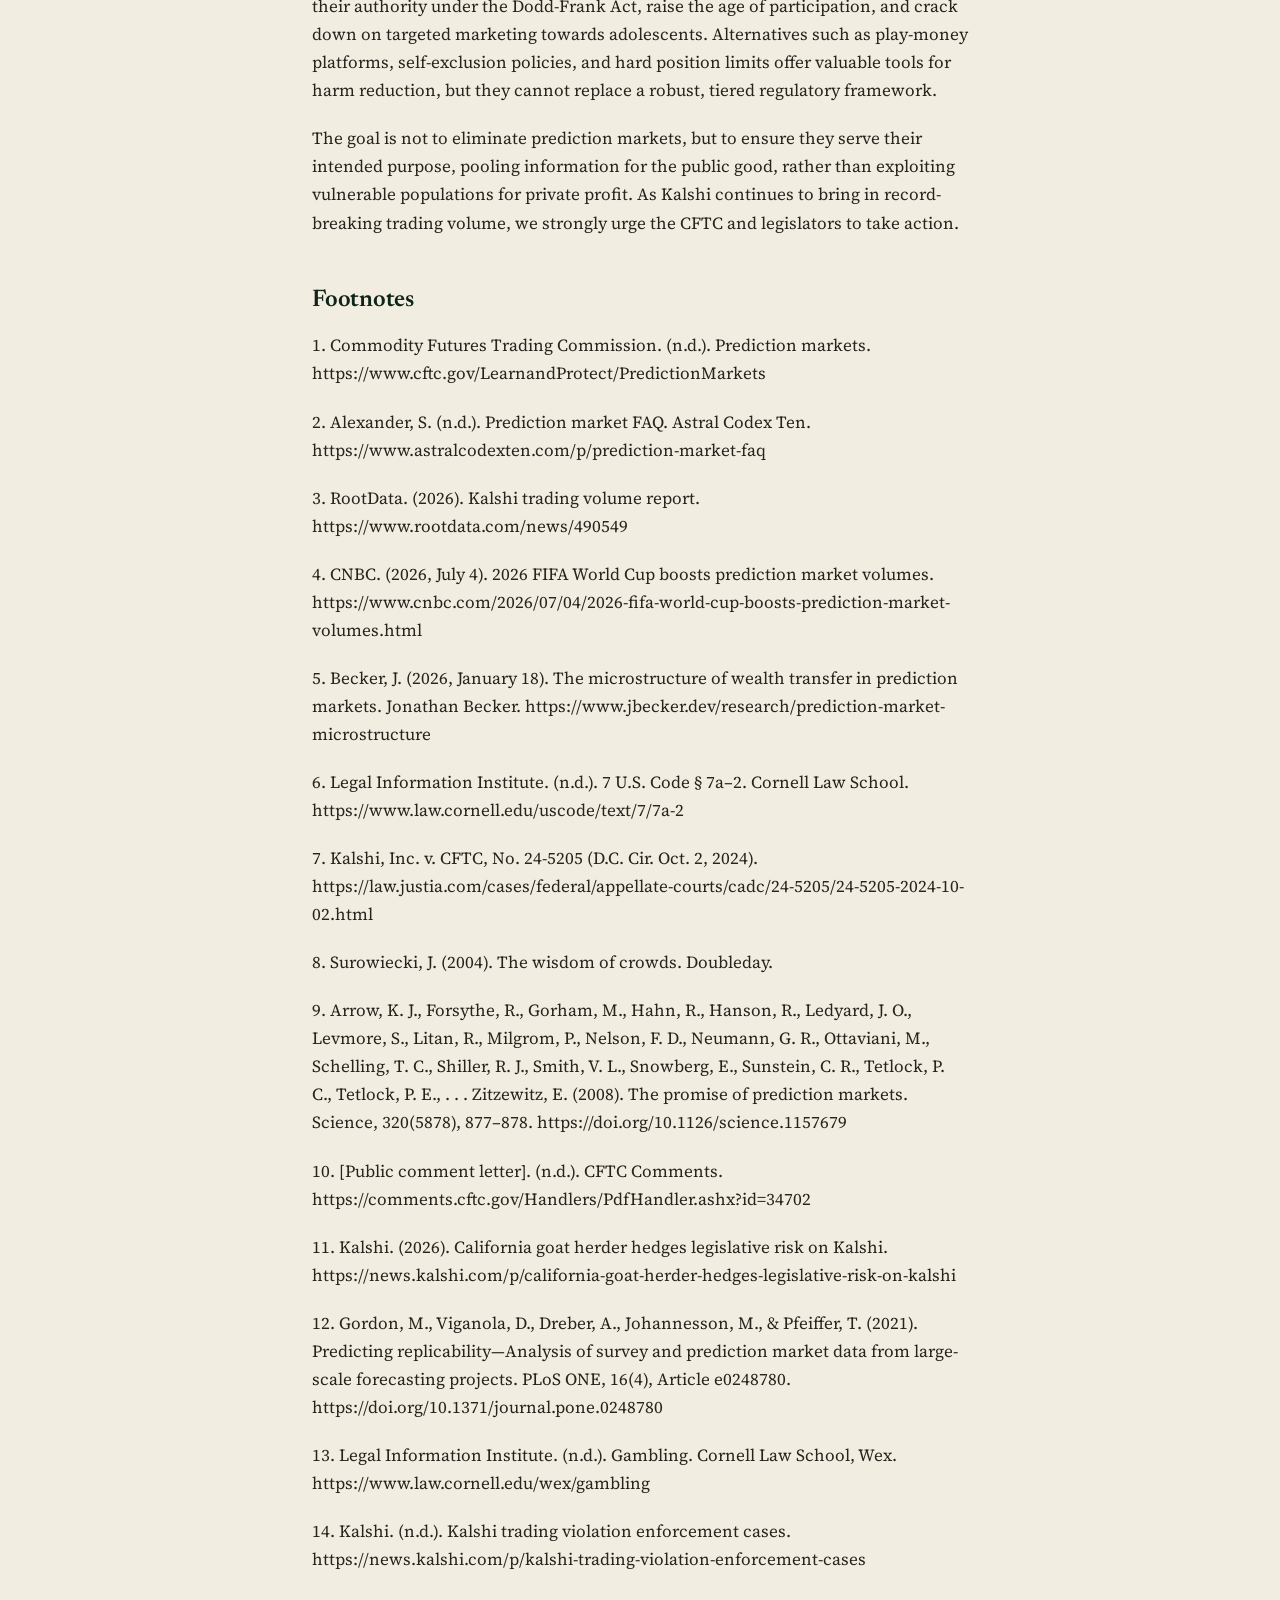
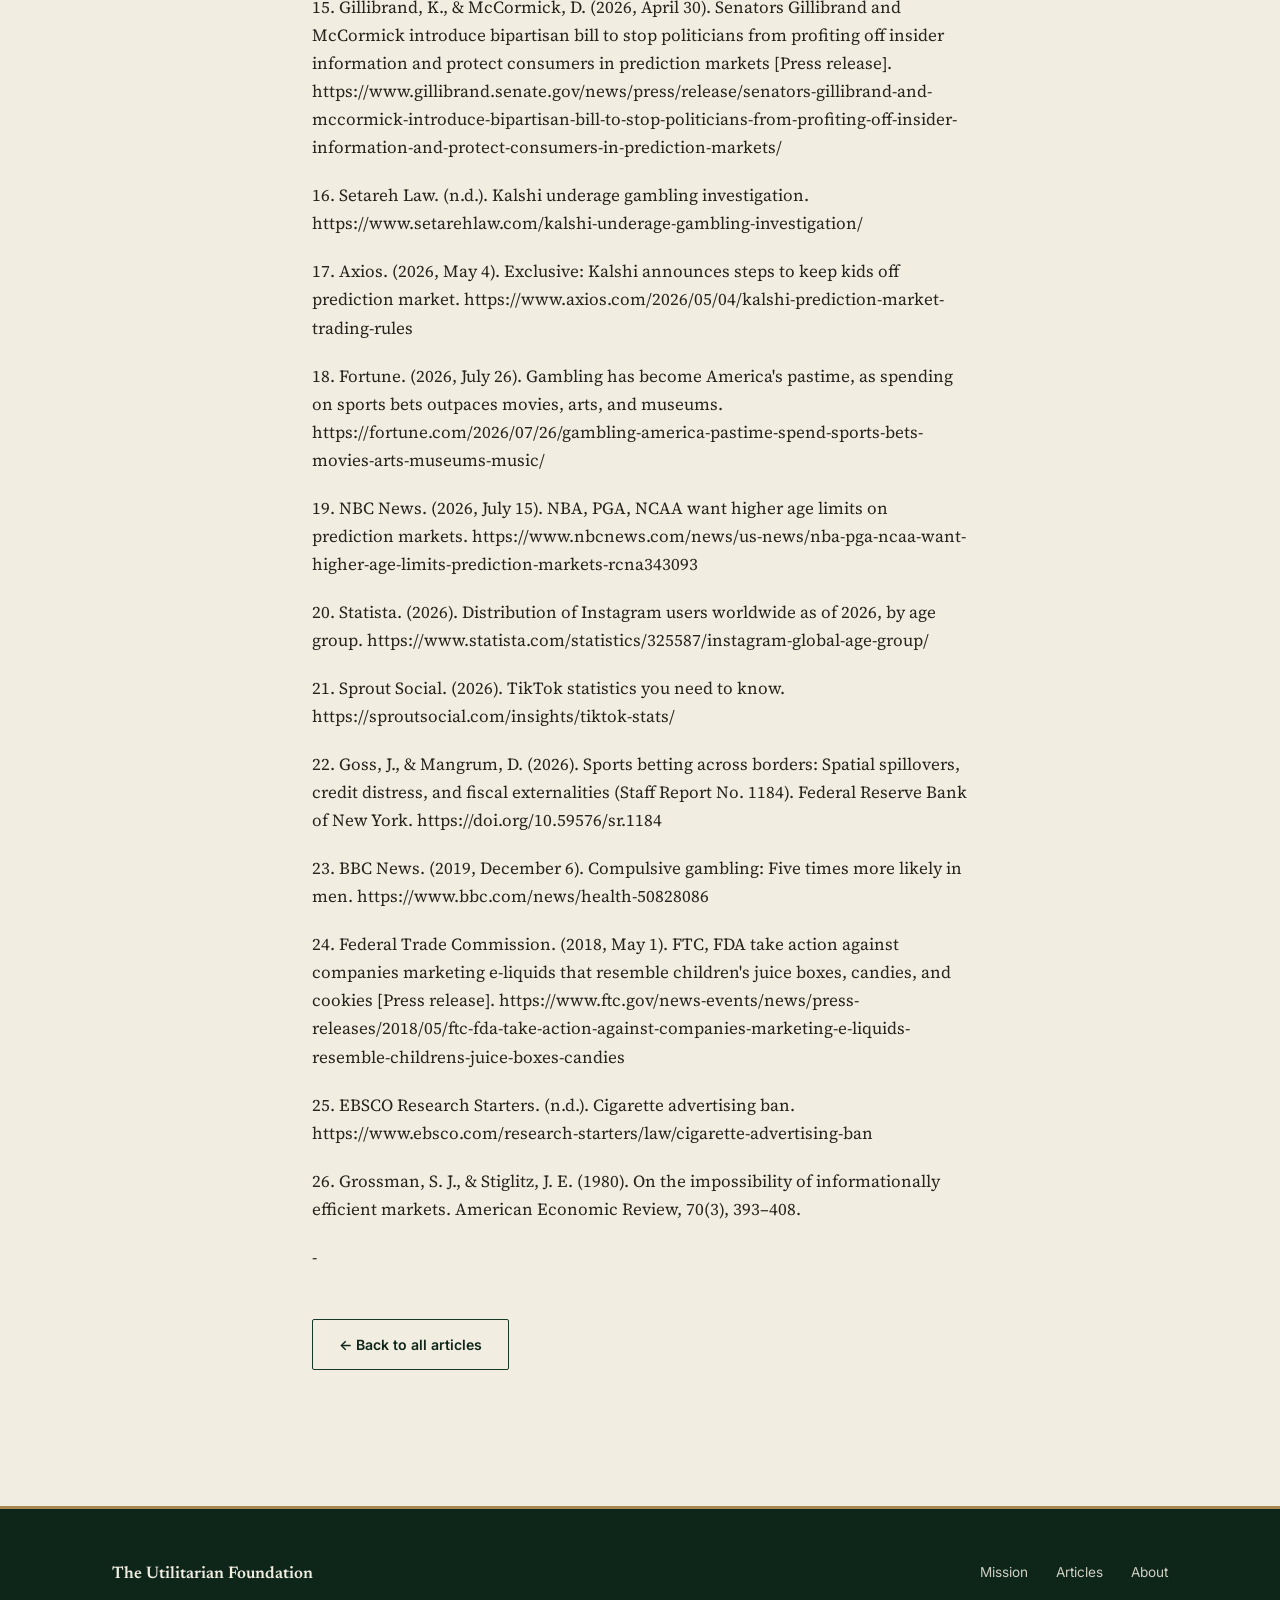
<file: article-kalshi.html>
<!DOCTYPE html>
<html lang="en">
<head>
<meta charset="UTF-8">
<meta name="viewport" content="width=device-width, initial-scale=1.0">
<title>Gambler’s Paradise — The Utilitarian Foundation</title>
<meta name="description" content="Gambler’s Paradise; Why Kalshi Exists, Why it Matters, and How to Manage It">
<link rel="stylesheet" href="styles.css">
</head>
<body>

<header class="site-header">
  <div class="header-inner">
    <a class="wordmark" href="index.html">
      <svg class="mark" width="30" height="30" viewBox="0 0 30 30" fill="none" xmlns="http://www.w3.org/2000/svg">
        <path d="M4 26H26" stroke="currentColor" stroke-width="2"/>
        <path d="M6 26V11L15 4L24 11V26" stroke="currentColor" stroke-width="2" stroke-linejoin="round"/>
        <path d="M11 26V15H19V26" stroke="currentColor" stroke-width="2"/>
      </svg>
      <span class="name">The Utilitarian Foundation<small>Policy &amp; Research</small></span>
    </a>
    <nav class="primary">
      <a href="index.html">Mission</a>
      <a href="articles.html" class="active">Articles</a>
      <a href="about.html">About</a>
    </nav>
  </div>
</header>

<div class="article-header">
  <div class="wrap">
    <p class="eyebrow">Economic Regulation &middot; Prediction Markets</p>
    <h1>Gambler’s Paradise; Why Kalshi Exists, Why it Matters, and How to Manage It</h1>
    <div class="article-meta">
      <span>Authors: Iker Amox Jimenez, Polo Yuvaraj</span>
      <span>Economic Regulation</span>
    </div>
  </div>
</div>

<main class="article-body">
  <aside class="article-download" aria-labelledby="download-heading">
    <h2 id="download-heading">Download this essay</h2>
    <p>Read or save the original PDF.</p>
    <a class="btn solid" href="downloads/gamblers-paradise.pdf" download>Download PDF · 12 pages</a>
    <a class="btn" href="downloads/gamblers-paradise.pdf" target="_blank" rel="noopener">Open PDF</a>
  </aside>
  <div id="essay-text">
  <h2>Abstract</h2>
  <p>The continued growth of prediction markets in the past few years has created a regulatory gap that has yet to be filled. Following Kalshi’s 2024 court victory, the CFTC hasn’t taken any meaningful actions to regulate the platform. As Kalshi brought in $24 billion in trading volume in 2025, and as targeted marketing continues to bring in young customers into entertainment markets that overlap with traditional gambling mediums, prediction markets are becoming increasingly important to provide oversight on.</p>
  <p>This paper argues that the CFTC should take regulatory steps to curb potential risks by distinguishing entertainment markets from socially beneficial ones, raising the age of participation to 21, and banning targeted marketing.</p>
  <p>We begin by defining prediction markets and tracing their regulatory history. We then analyze their informational benefits and societal risks, before proposing a tiered regulatory approach and evaluating alternative solutions. Kalshi serves as the focal point of our analysis due to its status as the largest prediction market legally operating in the United States, which places it directly within the CFTC's regulatory jurisdiction.</p>
  <h2>What Prediction Markets Are, and Where They Came From</h2>
  <p>Prediction markets are forums that host event contracts whose payouts depend on the outcome of a specified event. For most of their history in the United States, they have been small, experimental and largely academic. Kalshi is a CFTC-regulated prediction market where users trade event contracts on a variety of topics.</p>
  <p>While to most people prediction markets seem akin to a typical gambling platform, the mechanism of pay and loss is very different. Instead of acting as a bookmaker, prediction markets act as a medium through which people can buy and sell event contracts. The myriad of events, such as entertainment, weather forecasts, politics, sports, and more all entice users to place wagers. Event contracts are valued at $1, and it reflects the market's prediction for an event. As new information becomes known, users buy and sell these contracts, affecting the overall price. If you buy a contract at 23 cents, it means there's only a 23% chance of the event occurring. As the market settles, the payout naturally swings to $1 (100% chance) or $0 (0% chance)[1]. As these contracts are bought and sold amongst users, winners profit off of the losers.</p>
  <p>The idea is old, but the scale is new. The first prediction market in the U.S., the Iowa Presidential Stock Market—now known as the Iowa Electronic Market (IEM)—pioneered the idea of prediction markets and was a center of research on the effectiveness of prediction markets for forecasting abilities. It received the first real Commodity Futures Trading Commission (CFTC) regulatory notice in 1992. They issued a “no action notice”, meaning that the IEM has implicit permission to continue as a research project. In the following years, prediction markets continued to grow in prevalence.</p>
  <p>In 2004, the CFTC approved the first contract market with binary options, Hedge Street Inc., now known as crypto.com. This set the stage for modern binary contract markets like Kalshi. In 2014, PredictIt, the most influential prediction market that hosts political wagers was founded. PredictIt, like the IEM, hosts event-contracts based on the results of political contests. However, in order to receive a similar no-action letter from the CFTC, they cap each trader at $850 and each market at 5000 traders[2]. Later, PredictIt gained approval from the CFTC to be a Designated Contract Market (DCM). Metaculus, another prediction market, works with play-money instead of real money in order to host a wider selection of prediction contracts. For example, Metaculus hosts contracts on sports, geopolitics, and medical trials[2]. Outside the U.S., Polymarket is the largest prediction market. Unlike Kalshi, they have no legal clearance from the CFTC.</p>
  <p>Due to the small scale and self-restricting nature of prior prediction markets, the CFTC has taken a permissive approach to regulations. With the rise of Kalshi, the rationale for this lenience breaks down. Kalshi, the dominant prediction market, handled $23.8 billion in trading volume across 97 million trades in 2025, up from $1.9 billion and 5.45 million trades the year before[3]. By June of this year, 2026, Kalshi’s monthly volume reached $31 billion[4]. With at least eight unique sectors of event contracts[5], Kalshi is effectively the first platform to combine Metaculus’ breadth with PredictIt’s real-money stakes as a DCM. This means that while it exists under historical CFTC guidelines, Kalshi’s scale far surpasses what the CFTC could’ve predicted in 2004 when prediction markets were first regulated.</p>
  <p>As a first step to regulating Kalshi, In 2023, the CFTC attempted to prevent Kalshi from hosting political contracts using their legal power under the Dodd-Frank Act (a 2010 act that allows the CFTC to determine if certain contracts are contrary to public interest)[6] . Kalshi countersued, and in 2024 the case was concluded with a federal judge deciding that the CFTC had not adequately proved that these contracts were contrary to public interest[7]. Since that ruling, Kalshi has expanded the scope and scale of the event contracts hosted on their site with essentially no updated regulatory framework. We use Kalshi as our lens throughout this paper because it is the largest prediction market platform in the country and already exists under U.S. regulatory jurisdiction as a designated contract market (DCM), making it the most useful platform to build regulation around with a utilitarian framework.</p>
  <h2>The Utility of Prediction Markets</h2>
  <p>In order to create a utilitarian framework with which to approach policy suggestions surrounding Kalshi it is important to analyze both the utility and the risks of prediction markets. To this end, we have identified four noteworthy benefits of prediction markets. These are: 1. High quality prediction data, 2. Resistance to polarization 3. Hedging as a financial instrument, and 4. Social benefits.</p>
  <h2>Prediction Markets Produce High Quality</h2>
  <p>As early research into the Iowa Prediction markets showed, there is immense amounts of information that prediction markets are able to amass through the wisdom of crowds[8]. They first became of interest to experts in data analysis when the first political markets predicted the outcomes of elections more accurately than polls like Gallup[9]. Experts noted that the Iowa Electronic Markets erred by an average of 1.5 percentage points versus 2.1 percentage points for the final gallup poll in the 1988, 92, 96, and 2000 presidential elections[9]. Also, the same data shows that 150 days before the election, the market was only 5 percentage points off on average, whereas polls are normally much further off this far out.</p>
  <h2>Prediction Markets are Highly Resistant to Manipulation</h2>
  <p>In 2008, a number of prominent economists pushed for the formal legalization of prediction markets in two papers; firstly, the above-mentioned policy forum paper titled “The Promise of Prediction Markets” details how the free market manages the process of equal participation and analysis[9]. Increased participation in markets was not only found to improve accuracy but also strengthen them against manipulation. In a paper sent to the CFTC by expert economists, they argued that these markets are resilient against manipulation[10]. According to Scott Alexander, prediction markets can never be manipulated because everyone has an interest in maintaining an edge[2]. Say a malicious actor or group buys contracts in an attempt to manipulate the market. Keen forecasters would quickly notice this discrepancy and buy up contracts to correct the manipulation. As such, the market would quickly be corrected, hampering any attempt at manipulation, assuming sufficient market participation.</p>
  <h2>Prediction Markets are a Financial Instrument to Hedge against Risk</h2>
  <p>In recent years using prediction markets as a medium of hedging has become more common in industries sensitive to rapid changes. For example, if a prediction market exists for the number of fish caught in the month of may, a fishing company can place a bet on the ‘under’ on the market, despite hoping that they go over the amount. Either way, they have ‘hedged’ risk using a prediction market, while traditional insurance may not cover this at all. While strange, this is a real case being utilized by Kalshi right now. In California, there exists a legislation that allows temporary rotating workers to be paid a smaller amount. This legislation recently expired, which affects a grazing company called Western Grazers, which uses goats and workers to graze fire-prone land. Under the legislation, the business is economical. Now that it expired, even though most believe that it will be reinstated, the company is in a hole where they cannot afford to function. In order to keep the company afloat, they made a 10x 50000 bet on Kalshi against a fund that the rule will not be reinstated. If the rule is re-instated, the fund makes money. If the rule isn’t, Arrowsmith at least makes enough money on the wager to survive as a business another year[11].</p>
  <h2>Prediction Markets can be to the Benefit of Society</h2>
  <p>The predictive nature of prediction markets is highly utilizable for public good, given that the methods behind it are well-meaning. Replication markets in science have become more common, and it has the potential to be used in public works as well[12]. For example, public services can create a market for an upcoming project to see what people actually want to happen. Two projects can have markets open up with the contract centered around which is most likely to be finished.</p>
  <p>In a subsequent dual market, the project with the most “yes” contracts would move forward, with the latter market being refunded[2]. These markets serve as a democratic way of sourcing opinion rather than the common way of polling, which many people may not believe in, or punditry, which people are losing faith in due to the rise of fake news and bought-out public voices. In this case, prediction markets can also incentivize pundits and politicians to be more honest. Markets can open up around “will X’s said promise/prediction come true by 20XX”, highlighting trust in public figures better than a poll ever will.</p>
  <h2>The Risks of Prediction Markets at Scale</h2>
  <p>Alongside the utility of prediction markets, there exist a number of potential societal risks that should be understood. To this end, we have identified three noteworthy risks that support the need for more interest in legislating prediction markets as a whole.</p>
  <h2>Prediction Markets as a Substitute for Gambling</h2>
  <p>The first risk we have identified is gambling. Cornell Law defines gambling as risking something of value - like money - on a chance outcome that is out of their control or influence with the understanding that they will either gain or lose the original value [13]. Many of Kalshi’s contracts like the outcome of a sports match or an album’s first week sales fit this broader definition more naturally than they fit the concept of an “event contract”. Ordinary gambling and event contracts are not as mutually exclusive as some would argue. Even if the structure of the bet is different to a traditional gambling setup between the bettor and the house such as in casinos or online sports-betting, the essence of the act is the same. There is an important distinction between event-contracts with genuine informational value, such as political or macroeconomic markets, and event-contracts more akin to gambling, like sports.</p>
  <h2>Prediction Markets as a Vessel for Social Manipulation</h2>
  <p>The second concern is social manipulation. In its own filing against Kalshi, the CFTC cited a 2017 case in which a fabricated poll showing musician Kid Rock leading Senator Debbie Stabenow caused Stabenow’s PredictIt contract value to drop from 78 cents to 63 cents before settling at 70 cents[7]. If a fabricated poll can so significantly affect the contract value in a market like PredictIt, it stands to reason that there ought to be a reasonable concern that in a larger-scale market with more social reach like Kalshi, a bad actor has a direct financial incentive to engage in the spread of fake news or inflammatory comments. Largely, before Kalshi, there has never been a more direct link between the spread of misinformation and economic returns. This has the potential to exacerbate existing political polarization, fears from citizens surrounding the validity of news, and a general belief in the honest word in the United States. Even further, a bad actor may not even be in the United States; take, for example, a foreign individual or country invested in the results of an American election. There is no social contract strong enough to truthfully prevent this at the scale it has the potential to be abused on. This risk is important to understand in order to holistically comprehend prediction markets as a whole.</p>
  <h2>The Outsized Risk of Insider Trading in Prediction Markets</h2>
  <p>The third risk we have identified is the risk of insider trading. Traditional markets have much more pronounced and visible guidelines and corresponding enforcement. In the stock market, the SEC is involved in mitigating the risk of insider trading. In the NFL or NBA, the organizations themselves are involved in preventing players from trading on games. Kalshi lacks both an outside organization to prevent insider trading and an internal reputation for preventing insider trading. Kalshi has been involved in mitigating insider trading, such as when they suspended an account relating to the California governor race. The individual placed a bet on their own candidacy, then released a social media post relating to their candidacy[14]. While Kalshi was proactive, their scope and legal strength may be limited in these situations. It stands to reason that Kalshi themself may not be entirely capable of handling all realms of insider trading as well as with support of legislation.</p>
  <h2>Our Policy Suggestions</h2>
  <h2>Our Thoughts on Existing Legislation</h2>
  <p>An educated reader involved in learning about prediction markets may already be aware of the Prediction Market Act of 2026, a bipartisan bill intended to protect consumers from prediction markets[15]. This bill, as it stands, is an incredibly important stepping stone towards holistic regulation of Prediction Markets. The bill outlines steps towards banning political insider trading, and strengthening financial safeguards. It also discusses creating an ‘Office of the Retail Advocate’ to protect consumers and an ‘Advisory Council on Consumer Protection’ to strengthen oversight on prediction markets. These steps are all incredibly important, and to some extent tackle the issues we discussed as risks of prediction markets at scale. At the same time, however, we strongly believe that there is more that can be done towards protecting consumers involved in prediction markets. To that end, we have outlined our policy suggestions below.</p>
  <p>Our policy suggestions target different parts of Kalshi’s platform with varying levels of prejudice based on societal need, general utility, as well as gambling implications. There are three main parts to our policy suggestions: 1. We believe that certain sectors of Kalshi’s markets should be regulated as gambling due to similarities to existing gambling sites and market inefficiencies. 2. Similar to existing sites that host these contracts, Kalshi should be regulated to a minimum age of 21 due to overlap with state laws and general wellbeing. 3. Kalshi should be banned or restricted from marketing to underage consumers.</p>
  <h2>Specific Sectors of Kalshi’s Market should be regulated as gaming by the CFTC</h2>
  <p>Firstly, we believe that Kalshi’s markets should be generally regulated differently for different sectors; for example, we understand that the sports portion of Kalshi’s platform is vastly different in volume and utility in comparison to the crypto, politics, or finance sections. Therefore, we believe the CFTC should involve themselves mainly in regulating or specifying certain types of contracts as gaming, just as they did in the original case. Two years after the CFTC case, it is clear that Kalshi is in a much different position. Originally the CFTC lost because it was unable to prove that the political contracts constituted gaming - we agree with this statement to a certain extent because we understand that money is inherently tied to politics. Bad actors may exist, but they largely exist beyond the scope of almost any regulation. Legally preventing fake news, inflammatory posts, or any other sort of influential spread of ideas is very difficult without infringing on freedom of speech.</p>
  <p>In his paper, Microstructures of Wealth Transfers, Jonathan Becker offers more significant clarification and statistical analysis on the various categories offered[5]. He says that Politics and Finance are statistically more efficient markets. Finance is only off by 0.17 percentage points, while politics is off by 1.02 percentage points. A statistically efficient market is more useful for data science and other utilitarian uses of prediction markets stated above. Therefore, these markets should be regulated differently. On the other hand, markets like World News, Media, Entertainment, and Sports, are all significantly more inefficient, leading us to conclude that they simultaneously provide less utility, while also bearing a more striking resemblance to traditional gambling. World News and Media have a staggering 7.32 and 7.28 percentage point differential from true efficiency. Entertainment is at 4.79 and Sports is at 2.23. These gaps from efficiency highlight that these markets are not high in utility, and also show, according to Becker, that there is a notable transfer of wealth occurring. This is not dissimilar from traditional sports betting books like draftkings or sleeper. Therefore, the CFTC ought to classify sports, entertainment, world news, and media categories as forms of gaming. Under the Dodd-Frank act they have the legal jurisdiction to do so in order to prevent a designated contract market from expanding too far beyond the scope of what is utilitarian for the country.</p>
  <h2>Kalshi’s Minimum Age Should be 21</h2>
  <p>The next point of overview that the government should be involved in is regulating age minimums for Kalshi users. Currently, Kalshi is only required to prevent minors from making bets, but has no legal responsibility to prevent gambling from users between the ages of 18-20[16]. This is at odds with a number of states, which have individually set age requirements for gambling at 21, and as discussed above, many of Kalshi’s markets closely resemble sports gambling or other types of gambling. By existing in a legal grayzone, Kalshi is actively profiting off of harm to our society. Some statistics say that 49% of 17 year olds have gambled in the last year[17]. Other articles say that sports gambling in particular is drawing in a new range of young, college-educated or in college men that largely were not involved in traditional gambling[18]. Arguably, Kalshi is allowing underage bettors who are circumventing state laws to turn 18 and immediately legally start betting on sports, as opposed to waiting till they turn 21 to use other legal sportsbooks. Fanduel and DraftKings require users to be 21 - Kalshi does not[19]. This glaring hole has not gone unnoticed by major sports organizations. The NBA, PGA tour, and NCAA all sent letters to the CFTC to increase the age of sports betting on Kalshi from 18 to 21. Similarly, our proposal is that all contracts on Kalshi are raised to a minimum age of 21. The maximum utility gained from a prediction market is when the market is used by informed citizens; it is difficult to justify that 18-21 year olds are highly valuable to the utility of a prediction market. Furthermore, with the clear understanding that at the very least some of the markets hosted by Kalshi are not significantly different from the definition of gambling, to allow Kalshi to host contracts for 18 year olds directly contradicts a number of states’ own legislation banning gambling under the age of 21. For these reasons, we suggest that all contracts on Kalshi are raised to a minimum age of 21, whether or not sports, entertainment, media, world news, and other sectors are removed from the platform due to lack of utility and inefficiencies.</p>
  <h2>Kalshi Should be Restricted From Marketing to Underage Users</h2>
  <p>Our third contention is that Kalshi ought to be banned from marketing and advertising this product to underage citizens of the United States. In this situation, underage means those under the age of 21. The clear line from advertising to youth in order to create profits is stark. Kalshi advertises across platforms like tiktok and instagram, both of which have a large underage population. 27.6% of users on Instagram alone are between 18-24, and in the US they have more than 181 million users[20]. 30.7% of tiktok users are between the ages of 18-24[21]. Many more minors are also using these platforms but go uncounted. Kalshi, using their reach, the legal gray zone they fall under, and the variety of contracts, are able to capture large portions of the population and introduce them to gambling in ways that have never existed before. The societal negatives are very apparent; a fed report suggests that after sports betting was legalized, delinquencies in the newly made sports-betting population rose 10%[22]. According to another survey, one-quarter of sports bettors have missed a payment due to wagers they made. Another quarter said they worry they can’t control their gambling. Couple this with the fact that many underage or young men are increasingly becoming gamblers on these platforms, as well as the fact that problem gamblers are 5 times more likely to be male than female as well as most likely to be aged 25-34[23], and the clear and direct line between introducing gambling and increases in societal debt and further consequences is clear. Our suggestion for this aspect of Kalshi is to clearly prevent advertising to youth and younger people. We base this off of two previous but similar actions by the government; the handling of underage vape consumption in 2018 as well as the cigarette advertising ban of 1970.</p>
  <p>Firstly, legal warnings were used to stop the sale and advertisement of vapes to underage users. In 2018 as the rise of underage vapers became a widespread issue, the FTC sent warning letters and started to create a plan alongside the FDA to prevent vape manufacturers from advertising to children[24]. They sent 13 warning letters for selling e-liquids that looked similar to kids food or toys. Similarly, Kalshi uses young actors, funny moments in the world, and other easily digestible themes in their adverts that would make young adults more susceptible to picking up gambling. As the statistics show, young and underage people are becoming more and more likely to be involved in gambling. As gambling leads to debt and other negatives, it is imperative that the country use the same tactics to limit advertising of Kalshi to the youth. Even the NBA recommended that if the CFTC did not institute an age minimum of 21 on sports betting through Kalshi, they should restrict advertising markets to those aged 18 to 21 (19).</p>
  <p>Another useful precedent is the Cigarette advertising ban of 1970. In 1970, as public health became a larger concern, President Nixon used the Public Health Cigarette Smoking Act of 1969 to prevent the advertising of cigarettes on television and radio[25]. This act became the backbone of more stringent bans on advertising down the line. As the well-being of the citizens and youth in America is always important, we recommend a similar course of action banning or restricting the advertising of Kalshi on social media, television, and other platforms.</p>
  <h2>Alternative Solutions</h2>
  <p>While our solutions focus on building a strong regulatory framework to limit the harms of gambling addiction, they are just a few solutions to these problems. Analysis of existing alternatives is important to building a well-rounded viewpoint of tackling these issues.</p>
  <p>Starting with the expansion of play limits, a policy seen implemented by the FTC in regard to PredictIt, it functions as a hard limit gamblers can encounter, limiting how much they can spiral into addiction. While it has shown success in markets like PredictIt, it also hampers the benefits that markets bring. As detailed in the Grossman-Stiglitz paradox, markets require enough liquidity to cut through noise, and these caps can cut off the cash “flow” of information that these markets are able to take in[26]. Investors or funds that have an edge are also discouraged from entering the market, as the return on their information will be capped when compared to other forecasting markets(stocks, commodities, etc.)</p>
  <p>A hard cap therefore has its own set of challenges, but a more dynamic approach can resolve this. Having users “unlock” higher limits protects beginners from serious loss, and allows those with an edge to continue contributing to the pool of information. That said, legislating and building the architecture is difficult, but it is an interesting alternative to ponder.</p>
  <p>Platforms like Metaculus and Manifold take a different approach, and instead operate their markets with “play” money/reputation points, completely cutting out the risk of financial loss to consumers. By separating harm from the benefits of prediction markets, platforms such as these can act as a safe place for beginner forecasters to get their bearings without risk. However, these markets do face similar issues to those with limits, mainly a loss of volume and a cap on how much the platform can scale in users. As such, they serve well as education and community platforms, but will never be as effective as real money markets.</p>
  <p>Platforms can also take inspiration from traditional sportsbooks and gambling platforms and adopt self-exclusion and opt-out initiatives. These work by allowing a user to request a ban from a platform for a set or indefinite amount of time, allowing an out for those who recognize signs of addiction. This isn’t a complete solution, however, as it doesn't address root causes of addiction and in a digital age, can be easily circumvented. Rather, it should be considered as part of a larger ecosystem of addiction mitigation strategies. In fact, certain lawmakers have been eyeing op out policies, evidenced by their inclusion in the proposed 2026 Prediction Market Act.</p>
  <p>These alternative solutions should not be viewed as mutually exclusive to strengthened legislation. Ultimately, the optimal policy framework will likely be a layered combination of these approaches, tailored to the specific type of market and user. However, we argue that the primary focus should be on regulating markets that overlap with sportsbooks and casinos, and protecting the most vulnerable from targeted marketing.</p>
  <h2>Conclusion</h2>
  <p>As developments in prediction markets are coming faster than ever, we must capitalize on the good it can bring, but be wary of the harm it carries as well. As it stands, prediction markets promise to revolutionize the way society garners information and makes decisions. The Grossman-Stiglitz paradox reminds us that markets require sufficient liquidity to function, but the Becker efficiency analysis reveals that not all markets are created equal. Sports, entertainment, and world news markets are significantly less efficient and more closely resemble traditional gambling, offering little informational value while exposing users to significant financial risk.</p>
  <p>We must address the growing risk of gambling addiction that continues to grow as markets expand into entertainment sectors. Following our proposed solution, we strongly urge the CFTC to regulate sports and gambling-adjacent markets using their authority under the Dodd-Frank Act, raise the age of participation, and crack down on targeted marketing towards adolescents. Alternatives such as play-money platforms, self-exclusion policies, and hard position limits offer valuable tools for harm reduction, but they cannot replace a robust, tiered regulatory framework.</p>
  <p>The goal is not to eliminate prediction markets, but to ensure they serve their intended purpose, pooling information for the public good, rather than exploiting vulnerable populations for private profit. As Kalshi continues to bring in record-breaking trading volume, we strongly urge the CFTC and legislators to take action.</p>
  <h2>Footnotes</h2>
  <p>1. Commodity Futures Trading Commission. (n.d.). Prediction markets. https://www.cftc.gov/LearnandProtect/PredictionMarkets</p>
  <p>2. Alexander, S. (n.d.). Prediction market FAQ. Astral Codex Ten. https://www.astralcodexten.com/p/prediction-market-faq</p>
  <p>3. RootData. (2026). Kalshi trading volume report. https://www.rootdata.com/news/490549</p>
  <p>4. CNBC. (2026, July 4). 2026 FIFA World Cup boosts prediction market volumes. https://www.cnbc.com/2026/07/04/2026-fifa-world-cup-boosts-prediction-market-volumes.html</p>
  <p>5. Becker, J. (2026, January 18). The microstructure of wealth transfer in prediction markets. Jonathan Becker. https://www.jbecker.dev/research/prediction-market-microstructure</p>
  <p>6. Legal Information Institute. (n.d.). 7 U.S. Code § 7a–2. Cornell Law School. https://www.law.cornell.edu/uscode/text/7/7a-2</p>
  <p>7. Kalshi, Inc. v. CFTC, No. 24-5205 (D.C. Cir. Oct. 2, 2024). https://law.justia.com/cases/federal/appellate-courts/cadc/24-5205/24-5205-2024-10-02.html</p>
  <p>8. Surowiecki, J. (2004). The wisdom of crowds. Doubleday.</p>
  <p>9. Arrow, K. J., Forsythe, R., Gorham, M., Hahn, R., Hanson, R., Ledyard, J. O., Levmore, S., Litan, R., Milgrom, P., Nelson, F. D., Neumann, G. R., Ottaviani, M., Schelling, T. C., Shiller, R. J., Smith, V. L., Snowberg, E., Sunstein, C. R., Tetlock, P. C., Tetlock, P. E., . . . Zitzewitz, E. (2008). The promise of prediction markets. Science, 320(5878), 877–878. https://doi.org/10.1126/science.1157679</p>
  <p>10. [Public comment letter]. (n.d.). CFTC Comments. https://comments.cftc.gov/Handlers/PdfHandler.ashx?id=34702</p>
  <p>11. Kalshi. (2026). California goat herder hedges legislative risk on Kalshi. https://news.kalshi.com/p/california-goat-herder-hedges-legislative-risk-on-kalshi</p>
  <p>12. Gordon, M., Viganola, D., Dreber, A., Johannesson, M., &amp; Pfeiffer, T. (2021). Predicting replicability—Analysis of survey and prediction market data from large-scale forecasting projects. PLoS ONE, 16(4), Article e0248780. https://doi.org/10.1371/journal.pone.0248780</p>
  <p>13. Legal Information Institute. (n.d.). Gambling. Cornell Law School, Wex. https://www.law.cornell.edu/wex/gambling</p>
  <p>14. Kalshi. (n.d.). Kalshi trading violation enforcement cases. https://news.kalshi.com/p/kalshi-trading-violation-enforcement-cases</p>
  <p>15. Gillibrand, K., &amp; McCormick, D. (2026, April 30). Senators Gillibrand and McCormick introduce bipartisan bill to stop politicians from profiting off insider information and protect consumers in prediction markets [Press release]. https://www.gillibrand.senate.gov/news/press/release/senators-gillibrand-and-mccormick-introduce-bipartisan-bill-to-stop-politicians-from-profiting-off-insider-information-and-protect-consumers-in-prediction-markets/</p>
  <p>16. Setareh Law. (n.d.). Kalshi underage gambling investigation. https://www.setarehlaw.com/kalshi-underage-gambling-investigation/</p>
  <p>17. Axios. (2026, May 4). Exclusive: Kalshi announces steps to keep kids off prediction market. https://www.axios.com/2026/05/04/kalshi-prediction-market-trading-rules</p>
  <p>18. Fortune. (2026, July 26). Gambling has become America's pastime, as spending on sports bets outpaces movies, arts, and museums. https://fortune.com/2026/07/26/gambling-america-pastime-spend-sports-bets-movies-arts-museums-music/</p>
  <p>19. NBC News. (2026, July 15). NBA, PGA, NCAA want higher age limits on prediction markets. https://www.nbcnews.com/news/us-news/nba-pga-ncaa-want-higher-age-limits-prediction-markets-rcna343093</p>
  <p>20. Statista. (2026). Distribution of Instagram users worldwide as of 2026, by age group. https://www.statista.com/statistics/325587/instagram-global-age-group/</p>
  <p>21. Sprout Social. (2026). TikTok statistics you need to know. https://sproutsocial.com/insights/tiktok-stats/</p>
  <p>22. Goss, J., &amp; Mangrum, D. (2026). Sports betting across borders: Spatial spillovers, credit distress, and fiscal externalities (Staff Report No. 1184). Federal Reserve Bank of New York. https://doi.org/10.59576/sr.1184</p>
  <p>23. BBC News. (2019, December 6). Compulsive gambling: Five times more likely in men. https://www.bbc.com/news/health-50828086</p>
  <p>24. Federal Trade Commission. (2018, May 1). FTC, FDA take action against companies marketing e-liquids that resemble children's juice boxes, candies, and cookies [Press release]. https://www.ftc.gov/news-events/news/press-releases/2018/05/ftc-fda-take-action-against-companies-marketing-e-liquids-resemble-childrens-juice-boxes-candies</p>
  <p>25. EBSCO Research Starters. (n.d.). Cigarette advertising ban. https://www.ebsco.com/research-starters/law/cigarette-advertising-ban</p>
  <p>26. Grossman, S. J., &amp; Stiglitz, J. E. (1980). On the impossibility of informationally efficient markets. American Economic Review, 70(3), 393–408.</p>
  <p>-</p>
  </div>
  <div style="margin-top:48px;"><a class="btn" href="articles.html">&larr; Back to all articles</a></div>
</main>

<footer class="site-footer">
  <div class="footer-inner">
    <div>
      <div class="footer-brand">The Utilitarian Foundation</div>
      <p class="footer-tag">A policy research foundation advancing the most good for the most people through evidence-based research and advocacy.</p>
    </div>
    <div class="footer-links">
      <a href="index.html">Mission</a>
      <a href="articles.html">Articles</a>
      <a href="about.html">About</a>
    </div>
  </div>
  <div class="footer-bottom">&copy; 2026 The Utilitarian Foundation. All rights reserved.</div>
</footer>

</body>
</html>
</file>
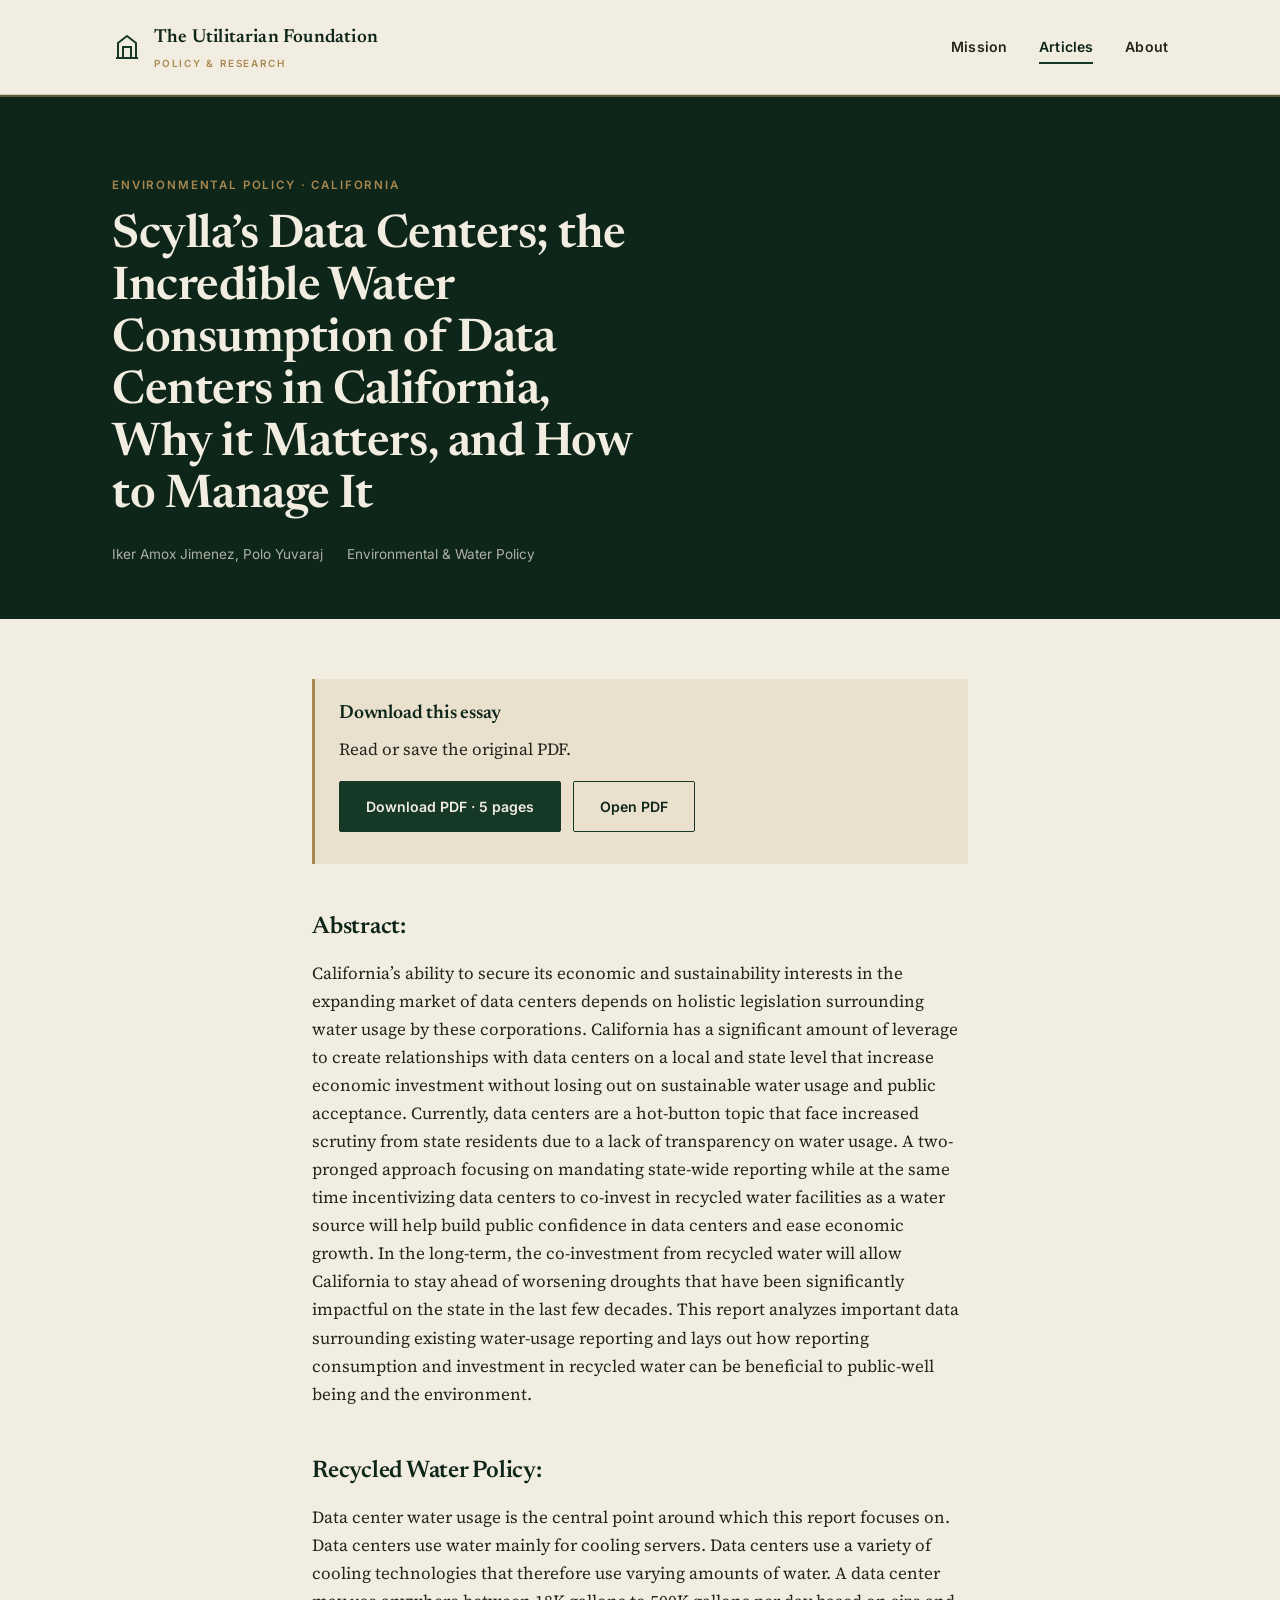
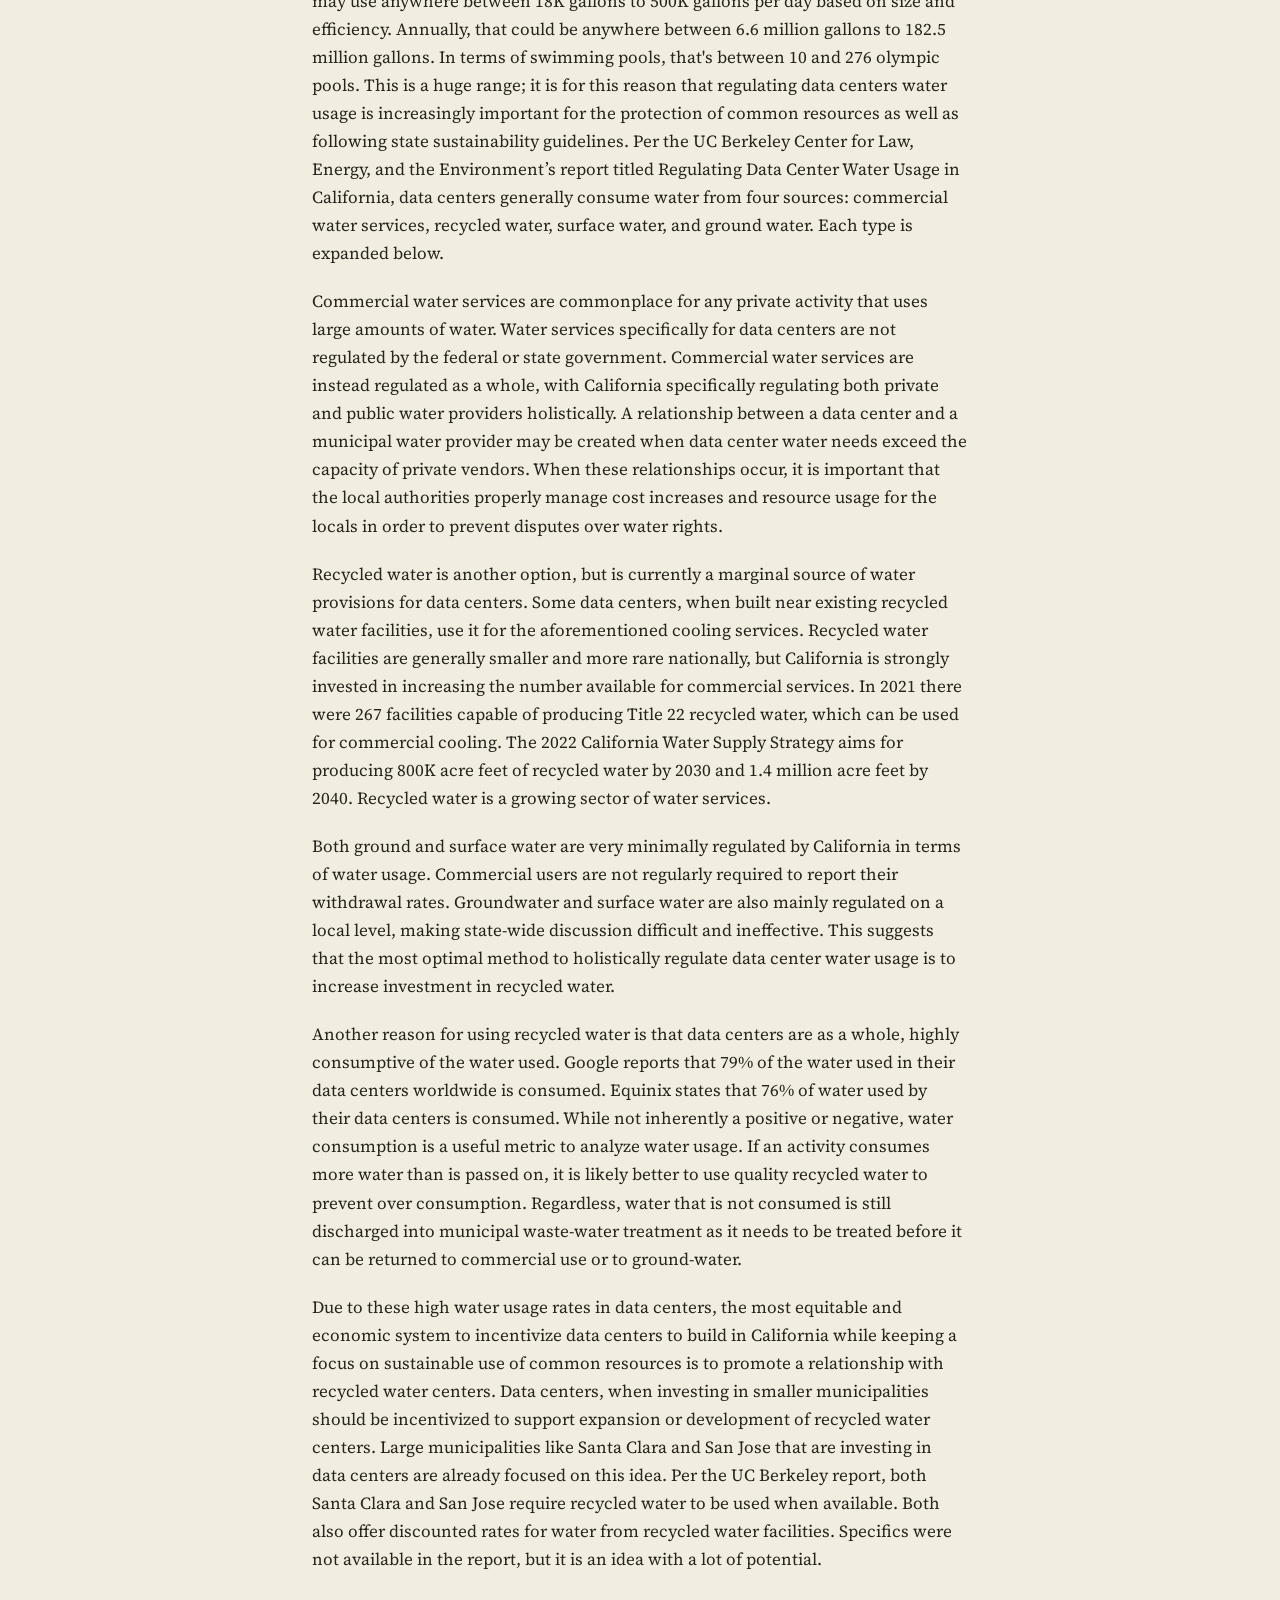
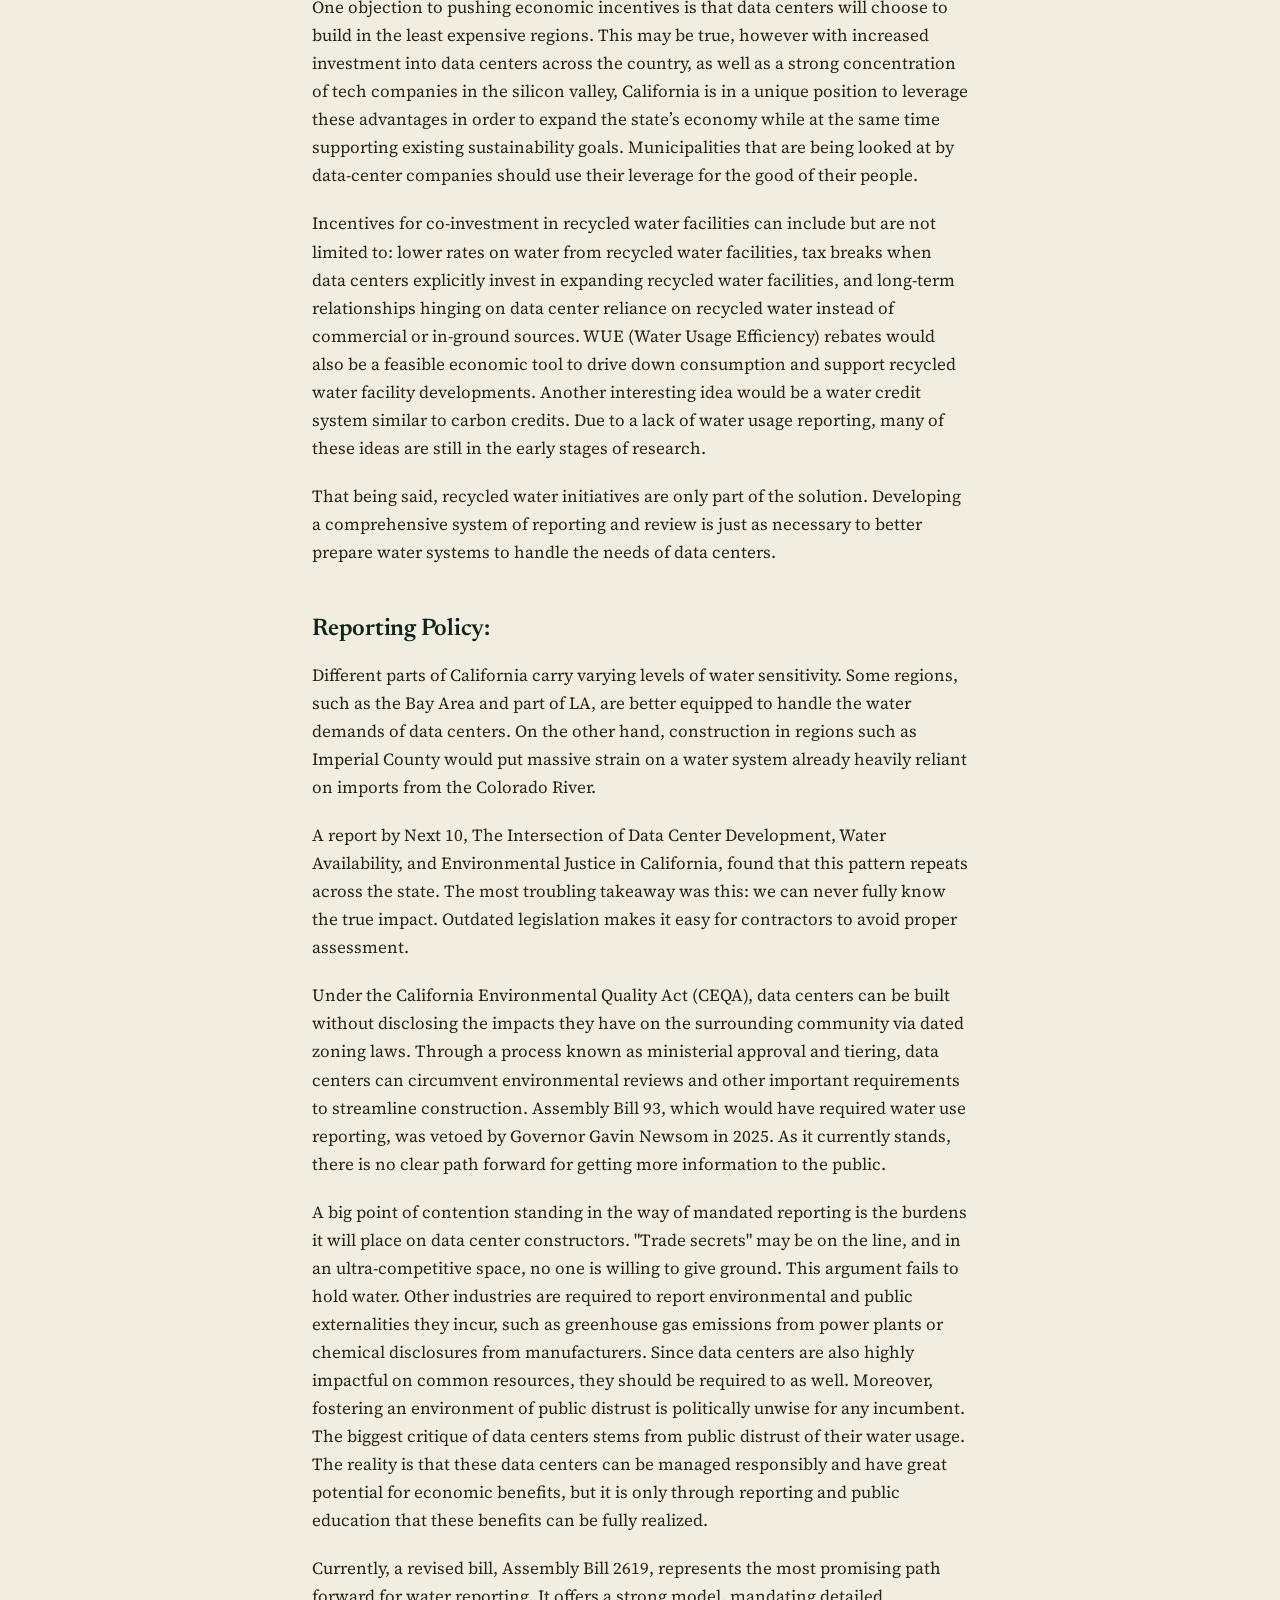
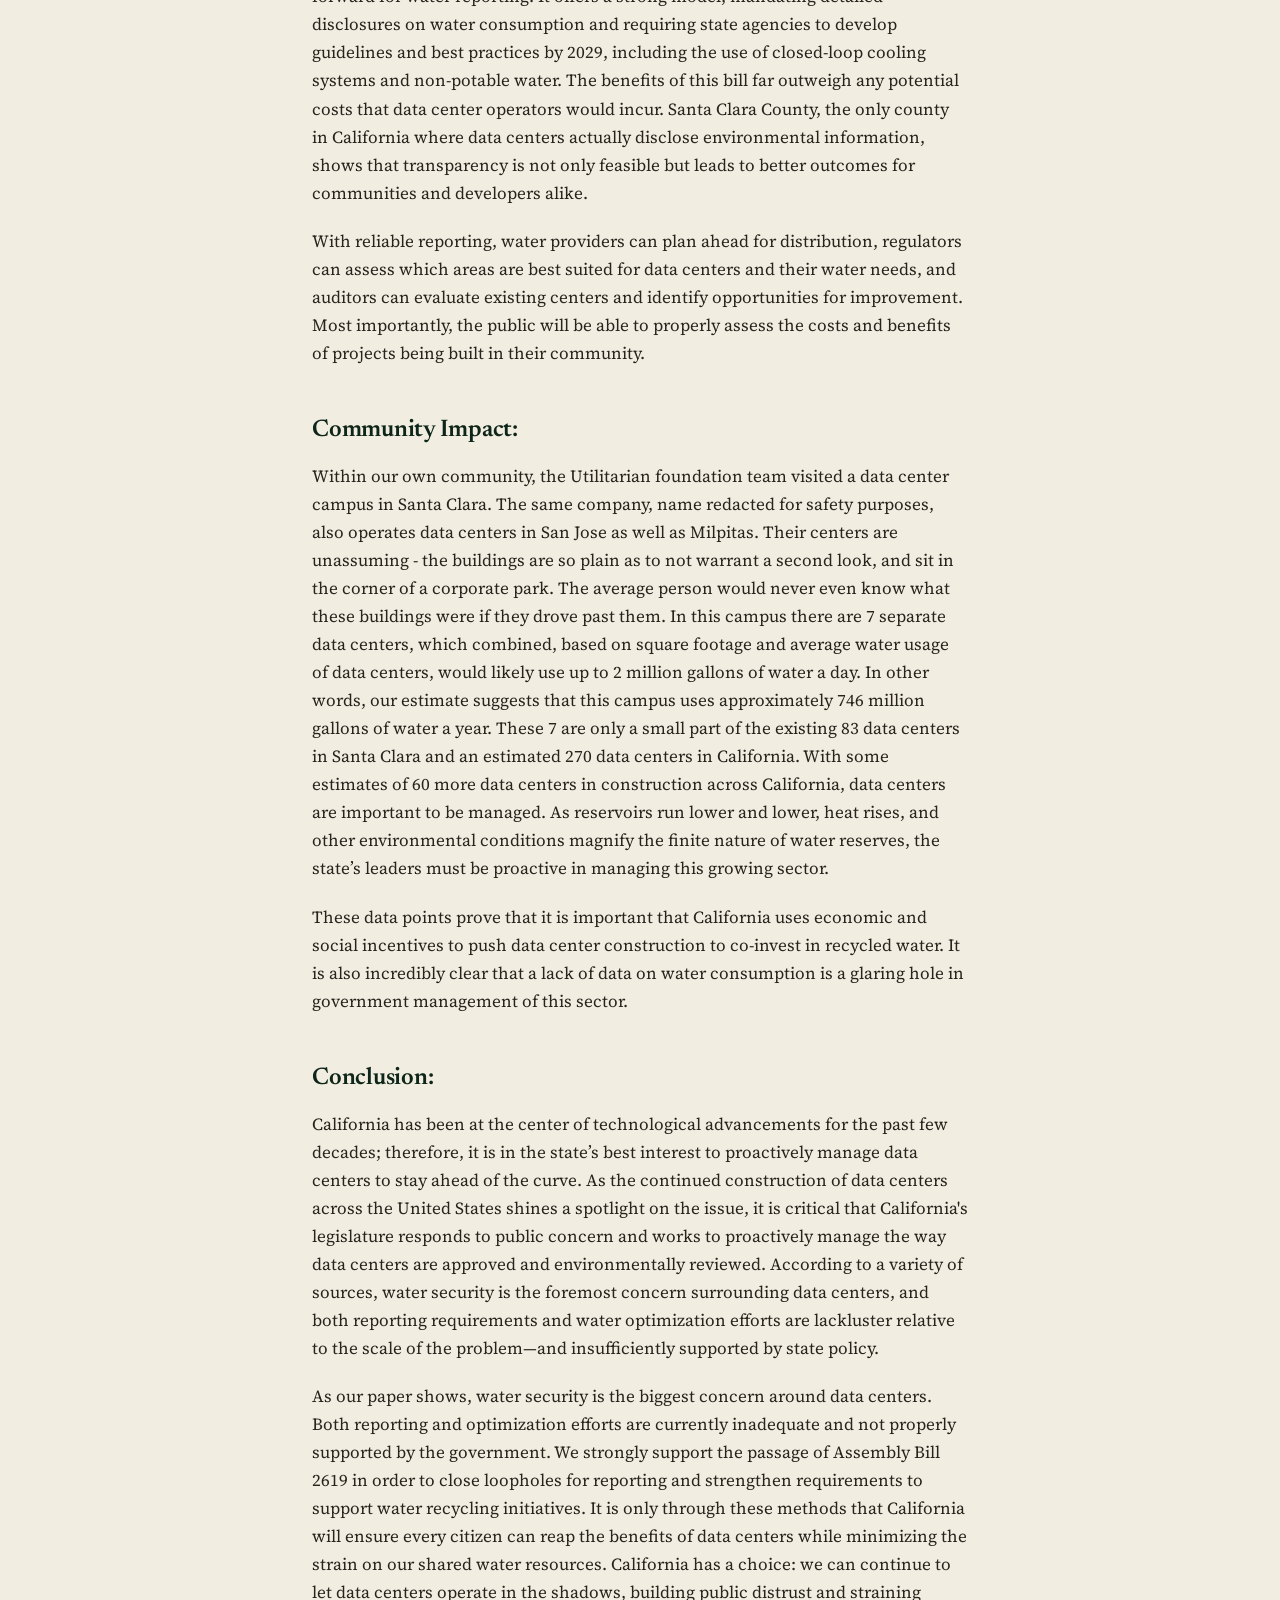
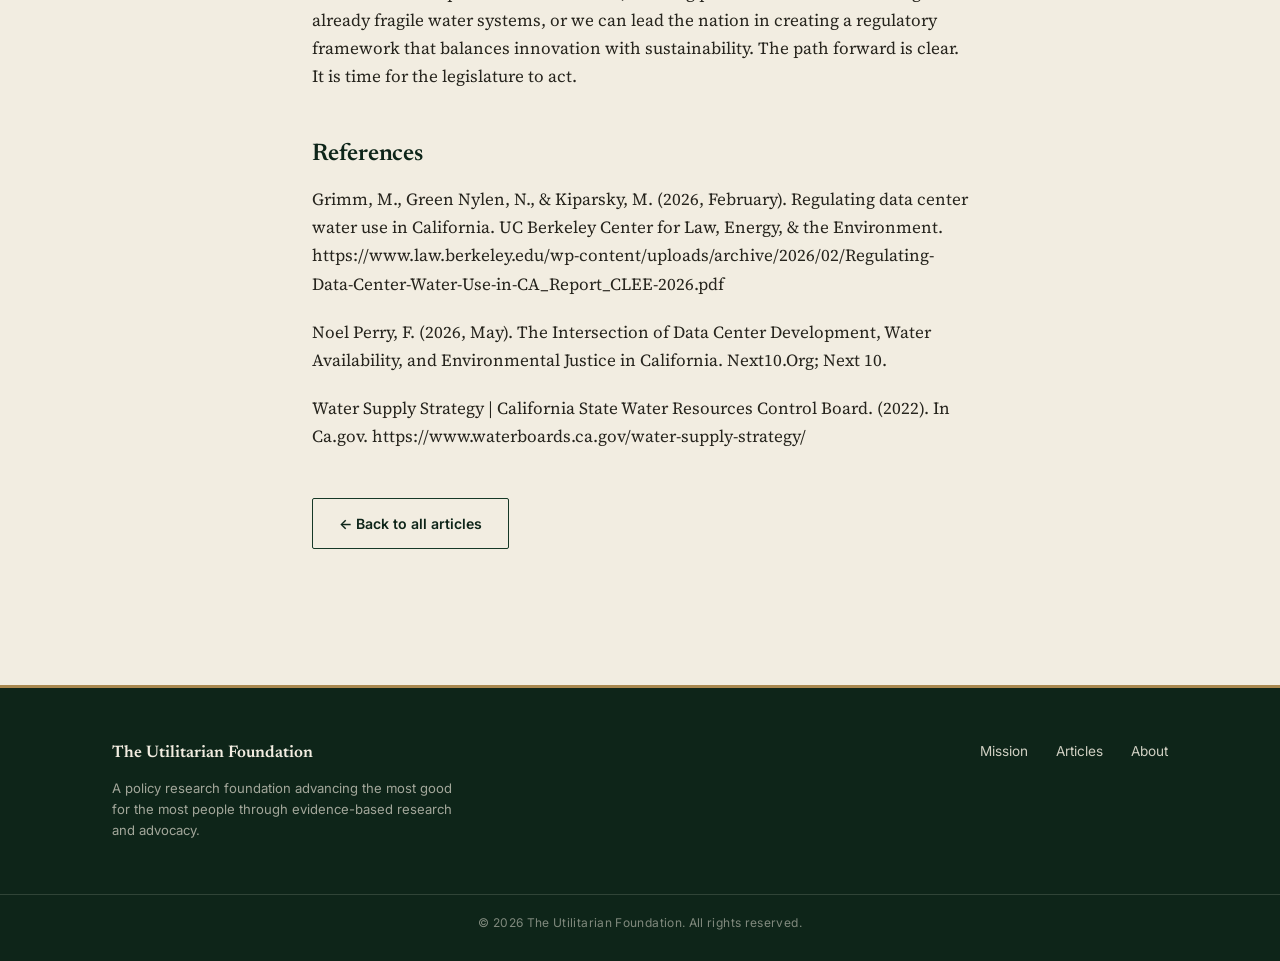
<file: article-water.html>
<!DOCTYPE html>
<html lang="en">
<head>
<meta charset="UTF-8">
<meta name="viewport" content="width=device-width, initial-scale=1.0">
<title>Scylla's Data Centers — The Utilitarian Foundation</title>
<meta name="description" content="How California can manage the water consumption of data centers through reporting requirements and recycled water investment.">
<link rel="stylesheet" href="styles.css">
</head>
<body>

<header class="site-header">
  <div class="header-inner">
    <a class="wordmark" href="index.html">
      <svg class="mark" width="30" height="30" viewBox="0 0 30 30" fill="none" xmlns="http://www.w3.org/2000/svg">
        <path d="M4 26H26" stroke="currentColor" stroke-width="2"/>
        <path d="M6 26V11L15 4L24 11V26" stroke="currentColor" stroke-width="2" stroke-linejoin="round"/>
        <path d="M11 26V15H19V26" stroke="currentColor" stroke-width="2"/>
      </svg>
      <span class="name">The Utilitarian Foundation<small>Policy &amp; Research</small></span>
    </a>
    <nav class="primary">
      <a href="index.html">Mission</a>
      <a href="articles.html" class="active">Articles</a>
      <a href="about.html">About</a>
    </nav>
  </div>
</header>

<div class="article-header">
  <div class="wrap">
    <p class="eyebrow">Environmental Policy &middot; California</p>
    <h1>Scylla’s Data Centers; the Incredible Water Consumption of Data Centers in California, Why it Matters, and How to Manage It</h1>
    <div class="article-meta">
      <span>Iker Amox Jimenez, Polo Yuvaraj</span>
      <span>Environmental &amp; Water Policy</span>
    </div>
  </div>
</div>

<main class="article-body">
  <aside class="article-download" aria-labelledby="download-heading">
    <h2 id="download-heading">Download this essay</h2>
    <p>Read or save the original PDF.</p>
    <a class="btn solid" href="downloads/scyllas-data-centers.pdf" download>Download PDF · 5 pages</a>
    <a class="btn" href="downloads/scyllas-data-centers.pdf" target="_blank" rel="noopener">Open PDF</a>
  </aside>
  <div id="essay-text">
  <h2>Abstract:</h2>
  <p>California’s ability to secure its economic and sustainability interests in the expanding market of data centers depends on holistic legislation surrounding water usage by these corporations. California has a significant amount of leverage to create relationships with data centers on a local and state level that increase economic investment without losing out on sustainable water usage and public acceptance. Currently, data centers are a hot-button topic that face increased scrutiny from state residents due to a lack of transparency on water usage. A two-pronged approach focusing on mandating state-wide reporting while at the same time incentivizing data centers to co-invest in recycled water facilities as a water source will help build public confidence in data centers and ease economic growth. In the long-term, the co-investment from recycled water will allow California to stay ahead of worsening droughts that have been significantly impactful on the state in the last few decades. This report analyzes important data surrounding existing water-usage reporting and lays out how reporting consumption and investment in recycled water can be beneficial to public-well being and the environment.</p>
  <h2>Recycled Water Policy:</h2>
  <p>Data center water usage is the central point around which this report focuses on. Data centers use water mainly for cooling servers. Data centers use a variety of cooling technologies that therefore use varying amounts of water. A data center may use anywhere between 18K gallons to 500K gallons per day based on size and efficiency. Annually, that could be anywhere between 6.6 million gallons to 182.5 million gallons. In terms of swimming pools, that's between 10 and 276 olympic pools. This is a huge range; it is for this reason that regulating data centers water usage is increasingly important for the protection of common resources as well as following state sustainability guidelines. Per the UC Berkeley Center for Law, Energy, and the Environment’s report titled Regulating Data Center Water Usage in California, data centers generally consume water from four sources: commercial water services, recycled water, surface water, and ground water. Each type is expanded below.</p>
  <p>Commercial water services are commonplace for any private activity that uses large amounts of water. Water services specifically for data centers are not regulated by the federal or state government. Commercial water services are instead regulated as a whole, with California specifically regulating both private and public water providers holistically. A relationship between a data center and a municipal water provider may be created when data center water needs exceed the capacity of private vendors. When these relationships occur, it is important that the local authorities properly manage cost increases and resource usage for the locals in order to prevent disputes over water rights.</p>
  <p>Recycled water is another option, but is currently a marginal source of water provisions for data centers. Some data centers, when built near existing recycled water facilities, use it for the aforementioned cooling services. Recycled water facilities are generally smaller and more rare nationally, but California is strongly invested in increasing the number available for commercial services. In 2021 there were 267 facilities capable of producing Title 22 recycled water, which can be used for commercial cooling. The 2022 California Water Supply Strategy aims for producing 800K acre feet of recycled water by 2030 and 1.4 million acre feet by 2040. Recycled water is a growing sector of water services.</p>
  <p>Both ground and surface water are very minimally regulated by California in terms of water usage. Commercial users are not regularly required to report their withdrawal rates. Groundwater and surface water are also mainly regulated on a local level, making state-wide discussion difficult and ineffective. This suggests that the most optimal method to holistically regulate data center water usage is to increase investment in recycled water.</p>
  <p>Another reason for using recycled water is that data centers are as a whole, highly consumptive of the water used. Google reports that 79% of the water used in their data centers worldwide is consumed. Equinix states that 76% of water used by their data centers is consumed. While not inherently a positive or negative, water consumption is a useful metric to analyze water usage. If an activity consumes more water than is passed on, it is likely better to use quality recycled water to prevent over consumption. Regardless, water that is not consumed is still discharged into municipal waste-water treatment as it needs to be treated before it can be returned to commercial use or to ground-water.</p>
  <p>Due to these high water usage rates in data centers, the most equitable and economic system to incentivize data centers to build in California while keeping a focus on sustainable use of common resources is to promote a relationship with recycled water centers. Data centers, when investing in smaller municipalities should be incentivized to support expansion or development of recycled water centers. Large municipalities like Santa Clara and San Jose that are investing in data centers are already focused on this idea. Per the UC Berkeley report, both Santa Clara and San Jose require recycled water to be used when available. Both also offer discounted rates for water from recycled water facilities. Specifics were not available in the report, but it is an idea with a lot of potential.</p>
  <p>One objection to pushing economic incentives is that data centers will choose to build in the least expensive regions. This may be true, however with increased investment into data centers across the country, as well as a strong concentration of tech companies in the silicon valley, California is in a unique position to leverage these advantages in order to expand the state’s economy while at the same time supporting existing sustainability goals. Municipalities that are being looked at by data-center companies should use their leverage for the good of their people.</p>
  <p>Incentives for co-investment in recycled water facilities can include but are not limited to: lower rates on water from recycled water facilities, tax breaks when data centers explicitly invest in expanding recycled water facilities, and long-term relationships hinging on data center reliance on recycled water instead of commercial or in-ground sources. WUE (Water Usage Efficiency) rebates would also be a feasible economic tool to drive down consumption and support recycled water facility developments. Another interesting idea would be a water credit system similar to carbon credits. Due to a lack of water usage reporting, many of these ideas are still in the early stages of research.</p>
  <p>That being said, recycled water initiatives are only part of the solution. Developing a comprehensive system of reporting and review is just as necessary to better prepare water systems to handle the needs of data centers.</p>
  <h2>Reporting Policy:</h2>
  <p>Different parts of California carry varying levels of water sensitivity. Some regions, such as the Bay Area and part of LA, are better equipped to handle the water demands of data centers. On the other hand, construction in regions such as Imperial County would put massive strain on a water system already heavily reliant on imports from the Colorado River.</p>
  <p>A report by Next 10, The Intersection of Data Center Development, Water Availability, and Environmental Justice in California, found that this pattern repeats across the state. The most troubling takeaway was this: we can never fully know the true impact. Outdated legislation makes it easy for contractors to avoid proper assessment.</p>
  <p>Under the California Environmental Quality Act (CEQA), data centers can be built without disclosing the impacts they have on the surrounding community via dated zoning laws. Through a process known as ministerial approval and tiering, data centers can circumvent environmental reviews and other important requirements to streamline construction. Assembly Bill 93, which would have required water use reporting, was vetoed by Governor Gavin Newsom in 2025. As it currently stands, there is no clear path forward for getting more information to the public.</p>
  <p>A big point of contention standing in the way of mandated reporting is the burdens it will place on data center constructors. "Trade secrets" may be on the line, and in an ultra-competitive space, no one is willing to give ground. This argument fails to hold water. Other industries are required to report environmental and public externalities they incur, such as greenhouse gas emissions from power plants or chemical disclosures from manufacturers. Since data centers are also highly impactful on common resources, they should be required to as well. Moreover, fostering an environment of public distrust is politically unwise for any incumbent. The biggest critique of data centers stems from public distrust of their water usage. The reality is that these data centers can be managed responsibly and have great potential for economic benefits, but it is only through reporting and public education that these benefits can be fully realized.</p>
  <p>Currently, a revised bill, Assembly Bill 2619, represents the most promising path forward for water reporting. It offers a strong model, mandating detailed disclosures on water consumption and requiring state agencies to develop guidelines and best practices by 2029, including the use of closed-loop cooling systems and non-potable water. The benefits of this bill far outweigh any potential costs that data center operators would incur. Santa Clara County, the only county in California where data centers actually disclose environmental information, shows that transparency is not only feasible but leads to better outcomes for communities and developers alike.</p>
  <p>With reliable reporting, water providers can plan ahead for distribution, regulators can assess which areas are best suited for data centers and their water needs, and auditors can evaluate existing centers and identify opportunities for improvement. Most importantly, the public will be able to properly assess the costs and benefits of projects being built in their community.</p>
  <h2>Community Impact:</h2>
  <p>Within our own community, the Utilitarian foundation team visited a data center campus in Santa Clara. The same company, name redacted for safety purposes, also operates data centers in San Jose as well as Milpitas. Their centers are unassuming - the buildings are so plain as to not warrant a second look, and sit in the corner of a corporate park. The average person would never even know what these buildings were if they drove past them. In this campus there are 7 separate data centers, which combined, based on square footage and average water usage of data centers, would likely use up to 2 million gallons of water a day. In other words, our estimate suggests that this campus uses approximately 746 million gallons of water a year. These 7 are only a small part of the existing 83 data centers in Santa Clara and an estimated 270 data centers in California. With some estimates of 60 more data centers in construction across California, data centers are important to be managed. As reservoirs run lower and lower, heat rises, and other environmental conditions magnify the finite nature of water reserves, the state’s leaders must be proactive in managing this growing sector.</p>
  <p>These data points prove that it is important that California uses economic and social incentives to push data center construction to co-invest in recycled water. It is also incredibly clear that a lack of data on water consumption is a glaring hole in government management of this sector.</p>
  <h2>Conclusion:</h2>
  <p>California has been at the center of technological advancements for the past few decades; therefore, it is in the state’s best interest to proactively manage data centers to stay ahead of the curve. As the continued construction of data centers across the United States shines a spotlight on the issue, it is critical that California's legislature responds to public concern and works to proactively manage the way data centers are approved and environmentally reviewed. According to a variety of sources, water security is the foremost concern surrounding data centers, and both reporting requirements and water optimization efforts are lackluster relative to the scale of the problem—and insufficiently supported by state policy.</p>
  <p>As our paper shows, water security is the biggest concern around data centers. Both reporting and optimization efforts are currently inadequate and not properly supported by the government. We strongly support the passage of Assembly Bill 2619 in order to close loopholes for reporting and strengthen requirements to support water recycling initiatives. It is only through these methods that California will ensure every citizen can reap the benefits of data centers while minimizing the strain on our shared water resources. California has a choice: we can continue to let data centers operate in the shadows, building public distrust and straining already fragile water systems, or we can lead the nation in creating a regulatory framework that balances innovation with sustainability. The path forward is clear. It is time for the legislature to act.</p>
  <h2>References</h2>
  <p>Grimm, M., Green Nylen, N., &amp; Kiparsky, M. (2026, February). Regulating data center water use in California. UC Berkeley Center for Law, Energy, &amp; the Environment. https://www.law.berkeley.edu/wp-content/uploads/archive/2026/02/Regulating-Data-Center-Water-Use-in-CA_Report_CLEE-2026.pdf</p>
  <p>Noel Perry, F. (2026, May). The Intersection of Data Center Development, Water Availability, and Environmental Justice in California. Next10.Org; Next 10.</p>
  <p>Water Supply Strategy | California State Water Resources Control Board. (2022). In Ca.gov. https://www.waterboards.ca.gov/water-supply-strategy/</p>
  </div>
  <div style="margin-top:48px;"><a class="btn" href="articles.html">&larr; Back to all articles</a></div>
</main>

<footer class="site-footer">
  <div class="footer-inner">
    <div>
      <div class="footer-brand">The Utilitarian Foundation</div>
      <p class="footer-tag">A policy research foundation advancing the most good for the most people through evidence-based research and advocacy.</p>
    </div>
    <div class="footer-links">
      <a href="index.html">Mission</a>
      <a href="articles.html">Articles</a>
      <a href="about.html">About</a>
    </div>
  </div>
  <div class="footer-bottom">&copy; 2026 The Utilitarian Foundation. All rights reserved.</div>
</footer>

</body>
</html>
</file>
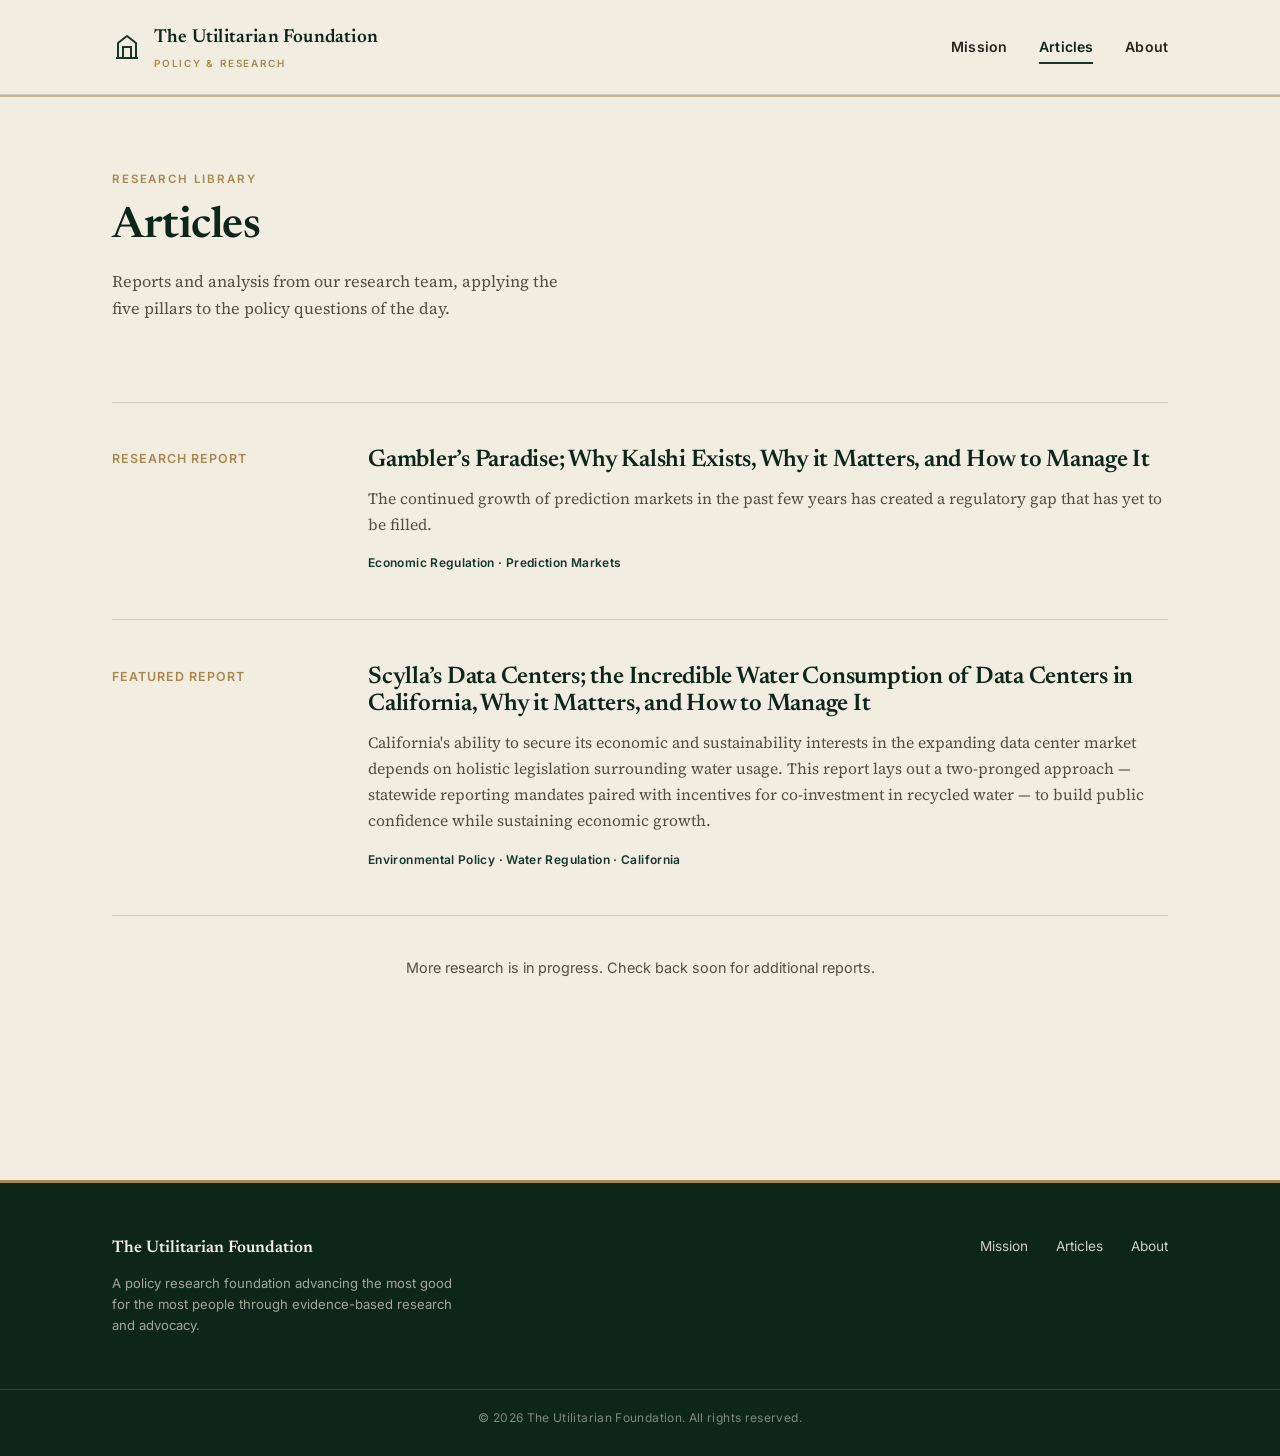
<file: articles.html>
<!DOCTYPE html>
<html lang="en">
<head>
<meta charset="UTF-8">
<meta name="viewport" content="width=device-width, initial-scale=1.0">
<title>Articles — The Utilitarian Foundation</title>
<meta name="description" content="Research and policy articles from The Utilitarian Foundation.">
<link rel="stylesheet" href="styles.css">
</head>
<body>

<header class="site-header">
  <div class="header-inner">
    <a class="wordmark" href="index.html">
      <svg class="mark" width="30" height="30" viewBox="0 0 30 30" fill="none" xmlns="http://www.w3.org/2000/svg">
        <path d="M4 26H26" stroke="currentColor" stroke-width="2"/>
        <path d="M6 26V11L15 4L24 11V26" stroke="currentColor" stroke-width="2" stroke-linejoin="round"/>
        <path d="M11 26V15H19V26" stroke="currentColor" stroke-width="2"/>
      </svg>
      <span class="name">The Utilitarian Foundation<small>Policy &amp; Research</small></span>
    </a>
    <nav class="primary">
      <a href="index.html">Mission</a>
      <a href="articles.html" class="active">Articles</a>
      <a href="about.html">About</a>
    </nav>
  </div>
</header>

<main>
  <section style="padding-bottom:0;">
    <div class="wrap">
      <p class="eyebrow">Research Library</p>
      <h1 style="font-size:clamp(2rem,4vw,2.7rem); margin:14px 0 10px;">Articles</h1>
      <p style="color:var(--ink-soft); max-width:56ch; font-size:1.02rem;">Reports and analysis from our research team, applying the five pillars to the policy questions of the day.</p>
    </div>
  </section>

  <section>
    <div class="wrap">
      <div class="article-card">
        <div><p class="date">Research Report</p></div>
        <div>
          <h3><a href="article-kalshi.html">Gambler’s Paradise; Why Kalshi Exists, Why it Matters, and How to Manage It</a></h3>
          <p class="excerpt">The continued growth of prediction markets in the past few years has created a regulatory gap that has yet to be filled.</p>
          <p class="tags">Economic Regulation &middot; Prediction Markets</p>
        </div>
      </div>
      <div class="article-card">
        <div>
          <p class="date">Featured Report</p>
        </div>
        <div>
          <h3><a href="article-water.html">Scylla’s Data Centers; the Incredible Water Consumption of Data Centers in California, Why it Matters, and How to Manage It</a></h3>
          <p class="excerpt">California's ability to secure its economic and sustainability interests in the expanding data center market depends on holistic legislation surrounding water usage. This report lays out a two-pronged approach — statewide reporting mandates paired with incentives for co-investment in recycled water — to build public confidence while sustaining economic growth.</p>
          <p class="tags">Environmental Policy &middot; Water Regulation &middot; California</p>
        </div>
      </div>

      <div style="padding:40px 0; text-align:center; color:var(--ink-soft); font-family:'Inter',sans-serif; font-size:0.9rem; border-top:1px solid rgba(22,56,38,0.16);">
        More research is in progress. Check back soon for additional reports.
      </div>
    </div>
  </section>
</main>

<footer class="site-footer">
  <div class="footer-inner">
    <div>
      <div class="footer-brand">The Utilitarian Foundation</div>
      <p class="footer-tag">A policy research foundation advancing the most good for the most people through evidence-based research and advocacy.</p>
    </div>
    <div class="footer-links">
      <a href="index.html">Mission</a>
      <a href="articles.html">Articles</a>
      <a href="about.html">About</a>
    </div>
  </div>
  <div class="footer-bottom">&copy; 2026 The Utilitarian Foundation. All rights reserved.</div>
</footer>

</body>
</html>
</file>
<file: styles.css>
/* ============================================================
   THE UTILITARIAN FOUNDATION — shared stylesheet
   Tokens
   Cream:          #F2EDE1
   Cream (deep):   #E9E1CE
   Regal green:    #163826
   Green (deep):   #0E2519
   Green (mid):    #1F4A34
   Navy:           #1B2A4C
   Brass:          #A9884F
   Ink:            #26241D
   Ink (soft):     #514E42
   ============================================================ */

@import url('https://fonts.googleapis.com/css2?family=Newsreader:ital,opsz,wght@0,6..72,400;0,6..72,500;0,6..72,600;0,6..72,700;1,6..72,400;1,6..72,500&family=Source+Serif+4:opsz,wght@8..60,400;8..60,500;8..60,600&family=Inter:wght@400;500;600;700&display=swap');

:root{
  --cream: #F2EDE1;
  --cream-deep: #E9E1CE;
  --green: #163826;
  --green-deep: #0E2519;
  --green-mid: #1F4A34;
  --navy: #1B2A4C;
  --brass: #A9884F;
  --ink: #26241D;
  --ink-soft: #514E42;
  --max: 1120px;
}

*{ box-sizing: border-box; }
html{ scroll-behavior: smooth; }

body{
  margin: 0;
  background: var(--cream);
  color: var(--ink);
  font-family: 'Source Serif 4', Georgia, serif;
  font-size: 17px;
  line-height: 1.65;
  -webkit-font-smoothing: antialiased;
}

img, svg{ display:block; max-width:100%; }

a{ color: var(--green); text-decoration: none; }

.eyebrow{
  font-family: 'Inter', sans-serif;
  font-size: 0.72rem;
  letter-spacing: 0.16em;
  text-transform: uppercase;
  font-weight: 600;
  color: var(--brass);
}

h1, h2, h3, .display{
  font-family: 'Newsreader', Georgia, serif;
  font-weight: 600;
  color: var(--green-deep);
  line-height: 1.12;
  letter-spacing: -0.01em;
  margin: 0;
}

.wrap{
  max-width: var(--max);
  margin: 0 auto;
  padding: 0 32px;
}

/* Reduced motion */
@media (prefers-reduced-motion: reduce){
  html{ scroll-behavior: auto; }
  *{ animation-duration: 0.001ms !important; transition-duration: 0.001ms !important; }
}

/* ---------------- Header ---------------- */
.site-header{
  background: var(--cream);
  border-bottom: 1px solid rgba(22,56,38,0.18);
  position: relative;
}
.site-header::after{
  content:"";
  position:absolute; left:0; right:0; bottom:-3px;
  height:2px;
  background: var(--brass);
  opacity:0.55;
}
.header-inner{
  display:flex;
  align-items:center;
  justify-content:space-between;
  padding: 22px 32px;
  max-width: var(--max);
  margin: 0 auto;
  gap: 24px;
}
.wordmark{
  display:flex;
  align-items:center;
  gap:12px;
  font-family:'Inter', sans-serif;
}
.wordmark .mark{ color: var(--green); flex-shrink:0; }
.wordmark .name{
  font-family:'Newsreader', serif;
  font-weight:600;
  font-size:1.18rem;
  letter-spacing:0.01em;
  color: var(--green-deep);
  white-space:nowrap;
}
.wordmark .name small{
  display:block;
  font-family:'Inter', sans-serif;
  font-size:0.62rem;
  letter-spacing:0.18em;
  font-weight:600;
  color: var(--brass);
  text-transform:uppercase;
  margin-top:2px;
}
nav.primary{
  display:flex;
  gap: 32px;
  font-family:'Inter', sans-serif;
  font-size: 0.88rem;
  font-weight:600;
}
nav.primary a{
  color: var(--ink);
  padding: 6px 0;
  position:relative;
  letter-spacing:0.01em;
}
nav.primary a::after{
  content:"";
  position:absolute; left:0; bottom:0; height:2px; width:0;
  background: var(--green);
  transition: width 0.2s ease;
}
nav.primary a:hover::after,
nav.primary a.active::after{ width:100%; }
nav.primary a.active{ color: var(--green-deep); }

/* ---------------- Footer ---------------- */
.site-footer{
  background: var(--green-deep);
  color: var(--cream);
  margin-top: 96px;
  border-top: 3px solid var(--brass);
}
.footer-inner{
  max-width: var(--max);
  margin:0 auto;
  padding: 52px 32px 40px;
  display:flex;
  justify-content:space-between;
  gap:40px;
  flex-wrap:wrap;
}
.footer-inner .colonnade{ display:flex; gap:8px; opacity:0.8; }
.footer-brand{ font-family:'Newsreader', serif; font-size:1.05rem; font-weight:600; }
.footer-tag{
  font-family:'Inter', sans-serif;
  font-size:0.82rem;
  color: rgba(242,237,225,0.65);
  max-width: 360px;
  margin-top:10px;
  line-height:1.6;
}
.footer-links{
  font-family:'Inter', sans-serif;
  font-size:0.85rem;
  display:flex;
  gap:28px;
}
.footer-links a{ color: rgba(242,237,225,0.85); }
.footer-links a:hover{ color:#fff; }
.footer-bottom{
  border-top:1px solid rgba(242,237,225,0.15);
  text-align:center;
  padding: 18px 0 28px;
  font-family:'Inter', sans-serif;
  font-size:0.75rem;
  color: rgba(242,237,225,0.5);
  letter-spacing:0.03em;
}

/* ---------------- Buttons ---------------- */
.btn{
  display:inline-flex;
  align-items:center;
  gap:8px;
  font-family:'Inter', sans-serif;
  font-weight:600;
  font-size:0.88rem;
  padding: 13px 26px;
  border-radius: 2px;
  border: 1.5px solid var(--green);
  color: var(--green-deep);
  background: transparent;
  transition: all 0.18s ease;
}
.btn:hover{ background: var(--green); color: var(--cream); }
.btn.solid{ background: var(--green); color: var(--cream); }
.btn.solid:hover{ background: var(--green-deep); border-color: var(--green-deep); }

/* ---------------- Pillar icon (signature motif) ---------------- */
.pillar-icon{ color: var(--green); }
.pillar-icon.brass{ color: var(--brass); }
.pillar-icon.cream{ color: var(--cream); }

/* ---------------- Hero ---------------- */
.hero{
  padding: 88px 0 70px;
  position:relative;
  overflow:hidden;
}
.hero-grid{
  display:grid;
  grid-template-columns: 1.1fr 0.9fr;
  gap: 56px;
  align-items:center;
}
.hero h1{
  font-size: clamp(2.3rem, 4.2vw, 3.4rem);
  margin-bottom: 22px;
}
.hero h1 em{
  font-style: italic;
  color: var(--brass);
}
.hero p.lede{
  font-size: 1.12rem;
  color: var(--ink-soft);
  max-width: 46ch;
  margin-bottom: 30px;
}
.hero-actions{ display:flex; gap: 16px; flex-wrap:wrap; }
.colonnade-hero{ justify-self:end; }

@media (max-width: 860px){
  .hero-grid{ grid-template-columns: 1fr; }
  .colonnade-hero{ justify-self:start; width: 70%; }
  nav.primary{ gap:18px; font-size:0.8rem; }
  .header-inner{ flex-wrap:wrap; }
}

/* ---------------- Section scaffolding ---------------- */
section{ padding: 64px 0; }
.section-head{ max-width: 640px; margin-bottom: 44px; }
.section-head h2{ font-size: clamp(1.6rem, 2.6vw, 2.15rem); margin-top:10px; }
.rule{
  width: 64px; height: 3px; background: var(--brass); margin: 18px 0 0;
}

/* ---------------- Pillars section ---------------- */
.pillars-band{
  background: var(--green-deep);
  color: var(--cream);
}
.pillars-band .eyebrow{ color: var(--brass); }
.pillars-band h2{ color: var(--cream); }
.pillars-band .section-head p{ color: rgba(242,237,225,0.72); }
.pillars-row{
  display:grid;
  grid-template-columns: repeat(5, 1fr);
  gap: 24px;
  align-items:end;
  margin-top: 40px;
}
.pillar-card{
  text-align:center;
  padding-top: 8px;
  border-top: 1px solid rgba(242,237,225,0.18);
}
.pillar-card .pillar-icon{ margin: 0 auto 14px; }
.pillar-card h3{
  color: var(--cream);
  font-size: 1.0rem;
  font-weight:600;
  margin-bottom: 8px;
  line-height:1.3;
}
.pillar-card p{
  font-family:'Inter', sans-serif;
  font-size: 0.82rem;
  color: rgba(242,237,225,0.68);
  line-height:1.55;
}
@media (max-width: 900px){
  .pillars-row{ grid-template-columns: repeat(2, 1fr); }
}
@media (max-width: 520px){
  .pillars-row{ grid-template-columns: 1fr; }
}

/* ---------------- Mission statement block ---------------- */
.mission-block{
  background: var(--cream-deep);
  border-left: 4px solid var(--green);
  padding: 40px 44px;
  margin: 8px 0 0;
}
.mission-block p{
  font-size: 1.12rem;
  color: var(--ink);
  margin:0;
}
.mission-block p + p{ margin-top: 18px; }

/* ---------------- Article cards ---------------- */
.article-card{
  display:grid;
  grid-template-columns: 220px 1fr;
  gap: 36px;
  padding: 34px 0;
  border-top: 1px solid rgba(22,56,38,0.16);
  align-items:start;
}
.article-card:last-child{ border-bottom: 1px solid rgba(22,56,38,0.16); }
.article-card .date{
  font-family:'Inter', sans-serif;
  font-size:0.78rem;
  letter-spacing:0.08em;
  text-transform:uppercase;
  color: var(--brass);
  font-weight:600;
}
.article-card h3{
  font-size: 1.5rem;
  margin: 10px 0 12px;
}
.article-card h3 a{ color: var(--green-deep); }
.article-card h3 a:hover{ text-decoration: underline; text-decoration-color: var(--brass); }
.article-card p.excerpt{ color: var(--ink-soft); font-size: 0.98rem; margin: 0 0 16px; }
.article-card .tags{
  font-family:'Inter', sans-serif;
  font-size:0.75rem;
  color: var(--green);
  font-weight:600;
  letter-spacing:0.03em;
}
@media (max-width: 700px){
  .article-card{ grid-template-columns: 1fr; gap: 10px; }
}

/* ---------------- Article detail page ---------------- */
.article-header{
  background: var(--green-deep);
  color: var(--cream);
  padding: 70px 0 54px;
}
.article-header .eyebrow{ color: var(--brass); }
.article-header h1{
  color: var(--cream);
  font-size: clamp(2rem, 4vw, 2.9rem);
  margin: 16px 0 20px;
  max-width: 18ch;
}
.article-meta{
  font-family:'Inter', sans-serif;
  font-size: 0.85rem;
  color: rgba(242,237,225,0.7);
  display:flex;
  gap: 24px;
  flex-wrap:wrap;
}
.article-body{
  max-width: 720px;
  margin: 0 auto;
  padding: 60px 32px 40px;
}
.article-body h2{
  font-size: 1.5rem;
  margin: 46px 0 18px;
  padding-top: 4px;
}
.article-body p{ margin: 0 0 20px; color: var(--ink); }
.article-body .refs{
  margin-top: 56px;
  padding-top: 30px;
  border-top: 1px solid rgba(22,56,38,0.2);
  font-family:'Inter', sans-serif;
  font-size: 0.85rem;
  color: var(--ink-soft);
}
.article-body .refs h2{ font-family:'Inter', sans-serif; font-size:0.78rem; letter-spacing:0.1em; text-transform:uppercase; color:var(--green); margin-bottom:16px; }
.article-body .refs ol{ padding-left: 20px; }
.article-body .refs li{ margin-bottom: 12px; line-height:1.6; }
.article-body .refs a{ word-break: break-word; }

/* ---------------- About page ---------------- */
.about-hero{
  padding: 80px 0 30px;
}
.founders{
  display:grid;
  grid-template-columns: 1fr 1fr;
  gap: 40px;
  margin-top: 30px;
}
.founder-card{
  background: var(--cream-deep);
  padding: 38px;
  border-top: 3px solid var(--green);
}
.founder-photo{
  display: block;
  width: 100%;
  height: auto;
  aspect-ratio: 3 / 2;
  object-fit: cover;
  object-position: center;
  border-radius: 2px;
  margin-bottom: 26px;
}
.founder-card h3{ font-size: 1.3rem; margin-bottom: 4px; }
.founder-card .role{
  font-family:'Inter', sans-serif;
  font-size: 0.82rem;
  color: var(--brass);
  font-weight:600;
  letter-spacing:0.04em;
  text-transform:uppercase;
  margin-bottom: 18px;
}
.founder-card p.bio{
  color: var(--ink-soft);
  font-size: 0.96rem;
}
.placeholder-note{
  font-family:'Inter', sans-serif;
  font-size: 0.78rem;
  color: var(--green);
  background: rgba(22,56,38,0.08);
  display:inline-block;
  padding: 4px 10px;
  margin-top: 16px;
  border-radius: 2px;
}
@media (max-width: 700px){
  .founders{ grid-template-columns: 1fr; }
}

/* ---------------- Values grid (about page) ---------------- */
.approach-grid{
  display:grid;
  grid-template-columns: repeat(3, 1fr);
  gap: 30px;
  margin-top: 20px;
}
.approach-item{ padding-top:18px; border-top: 1px solid rgba(22,56,38,0.18); }
.approach-item h3{ font-size:1.05rem; margin-bottom:8px; }
.approach-item p{ color: var(--ink-soft); font-size:0.92rem; }
@media (max-width: 760px){
  .approach-grid{ grid-template-columns: 1fr; }
}
/* Original essay PDF download */
.article-download{ background: var(--cream-deep); border-left: 3px solid var(--brass); padding: 24px; margin-bottom: 40px; }
.article-body .article-download h2{ margin: 0 0 10px; padding: 0; font-size: 1.2rem; }
.article-body .article-download p{ margin-bottom: 18px; }
.article-download .btn{ margin: 0 8px 8px 0; }
#essay-text p{ overflow-wrap: anywhere; }
</file>
